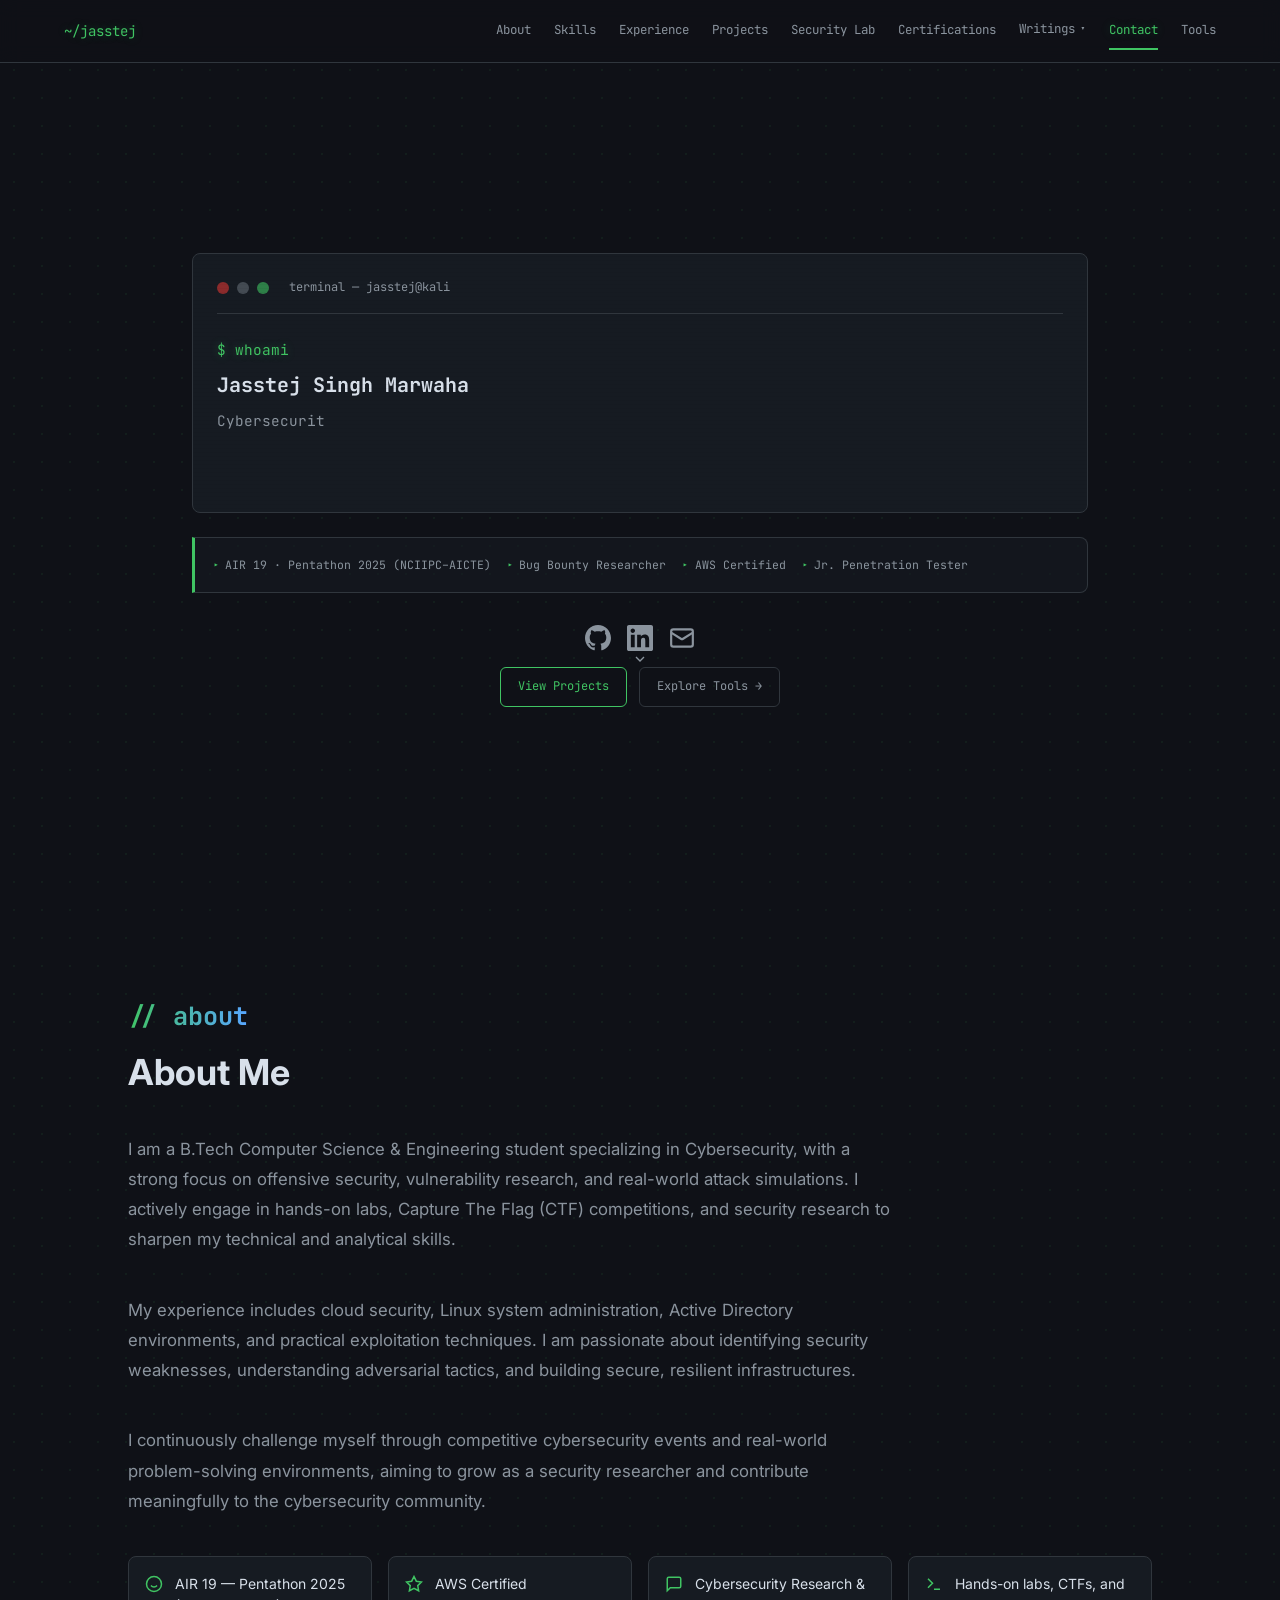
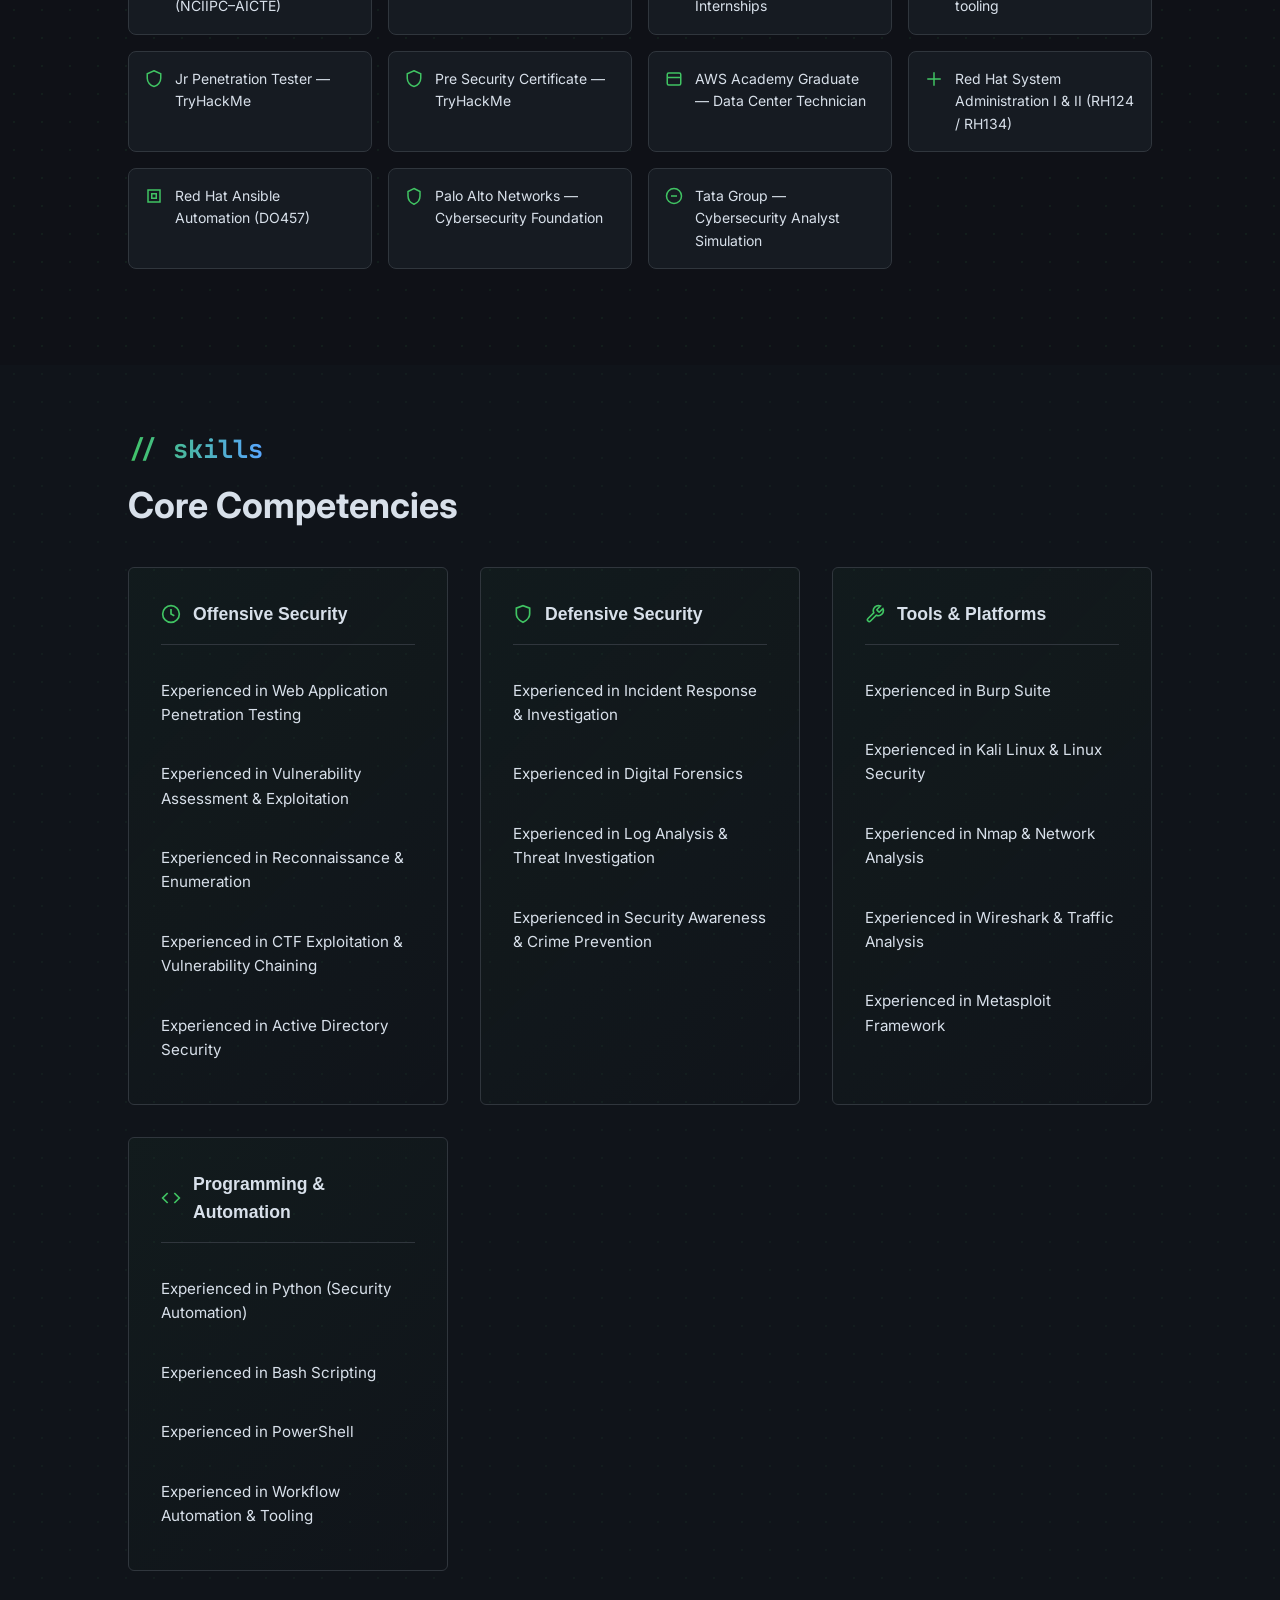
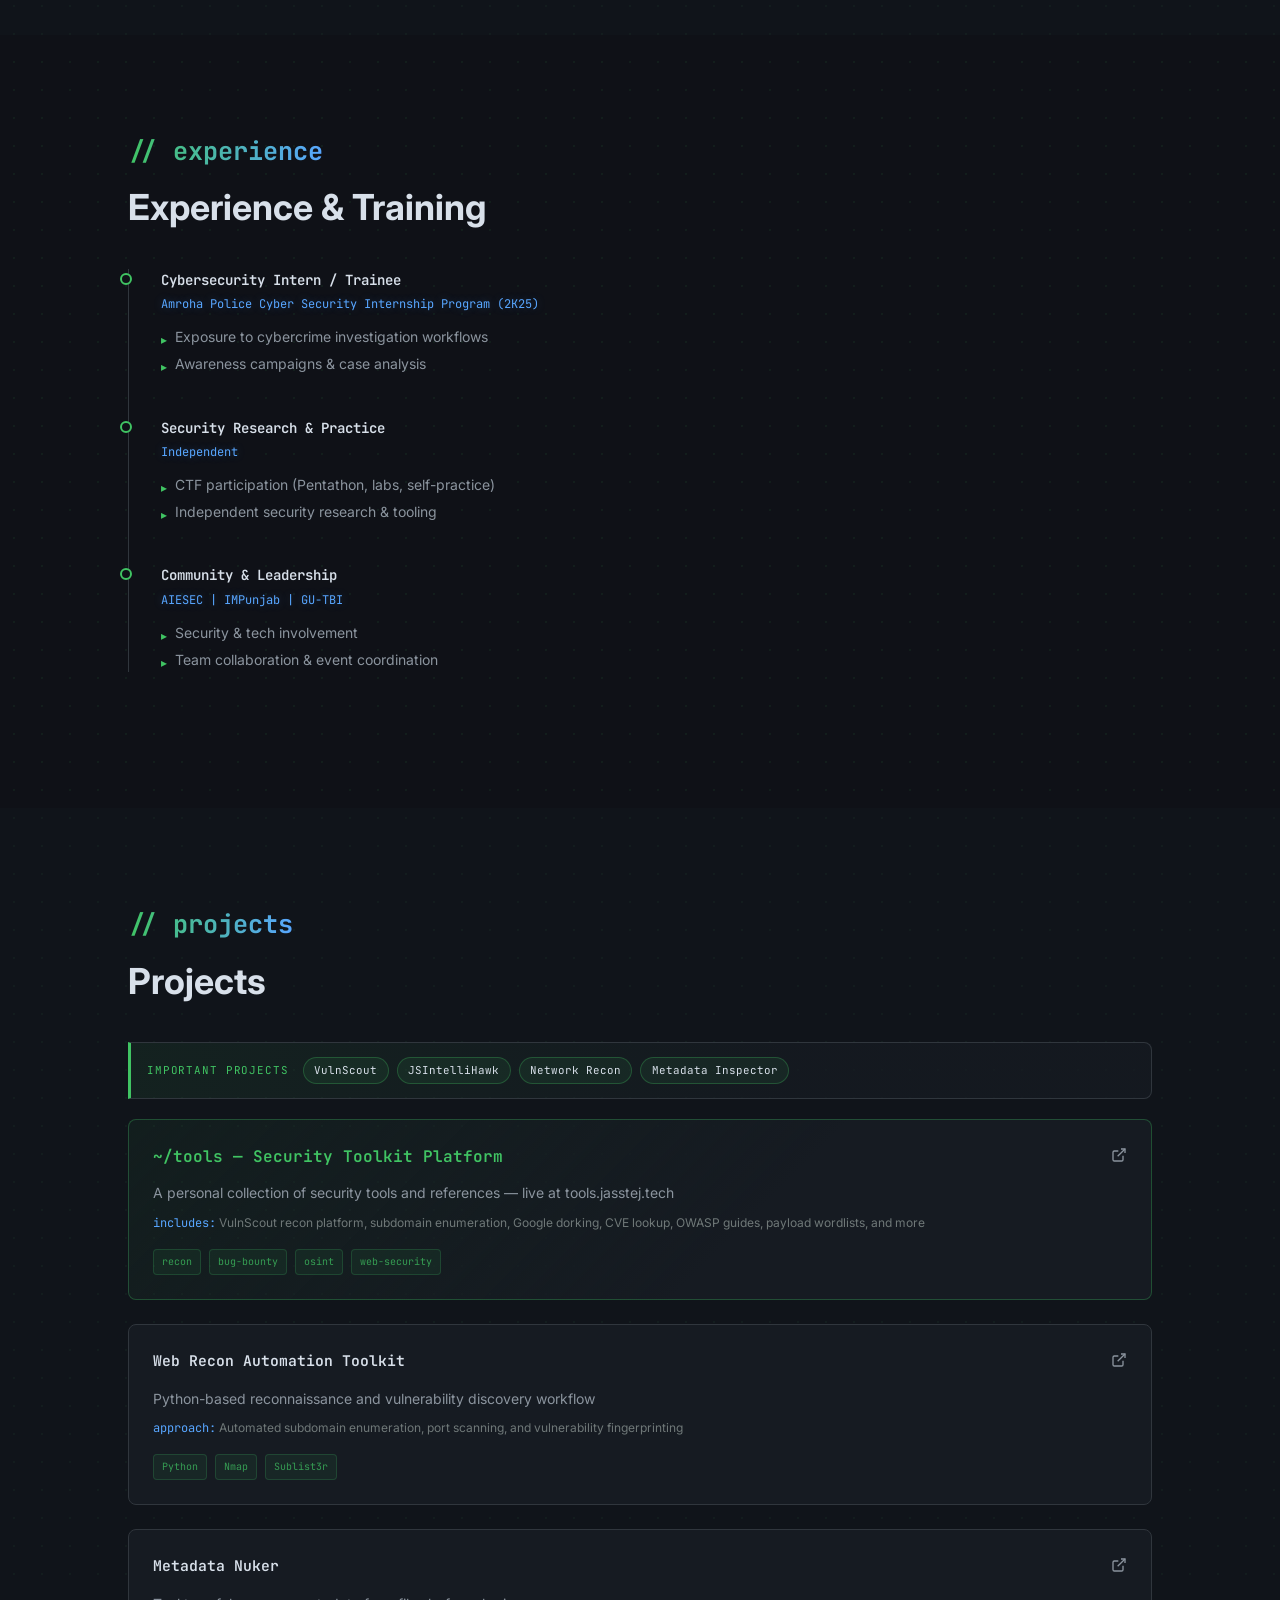
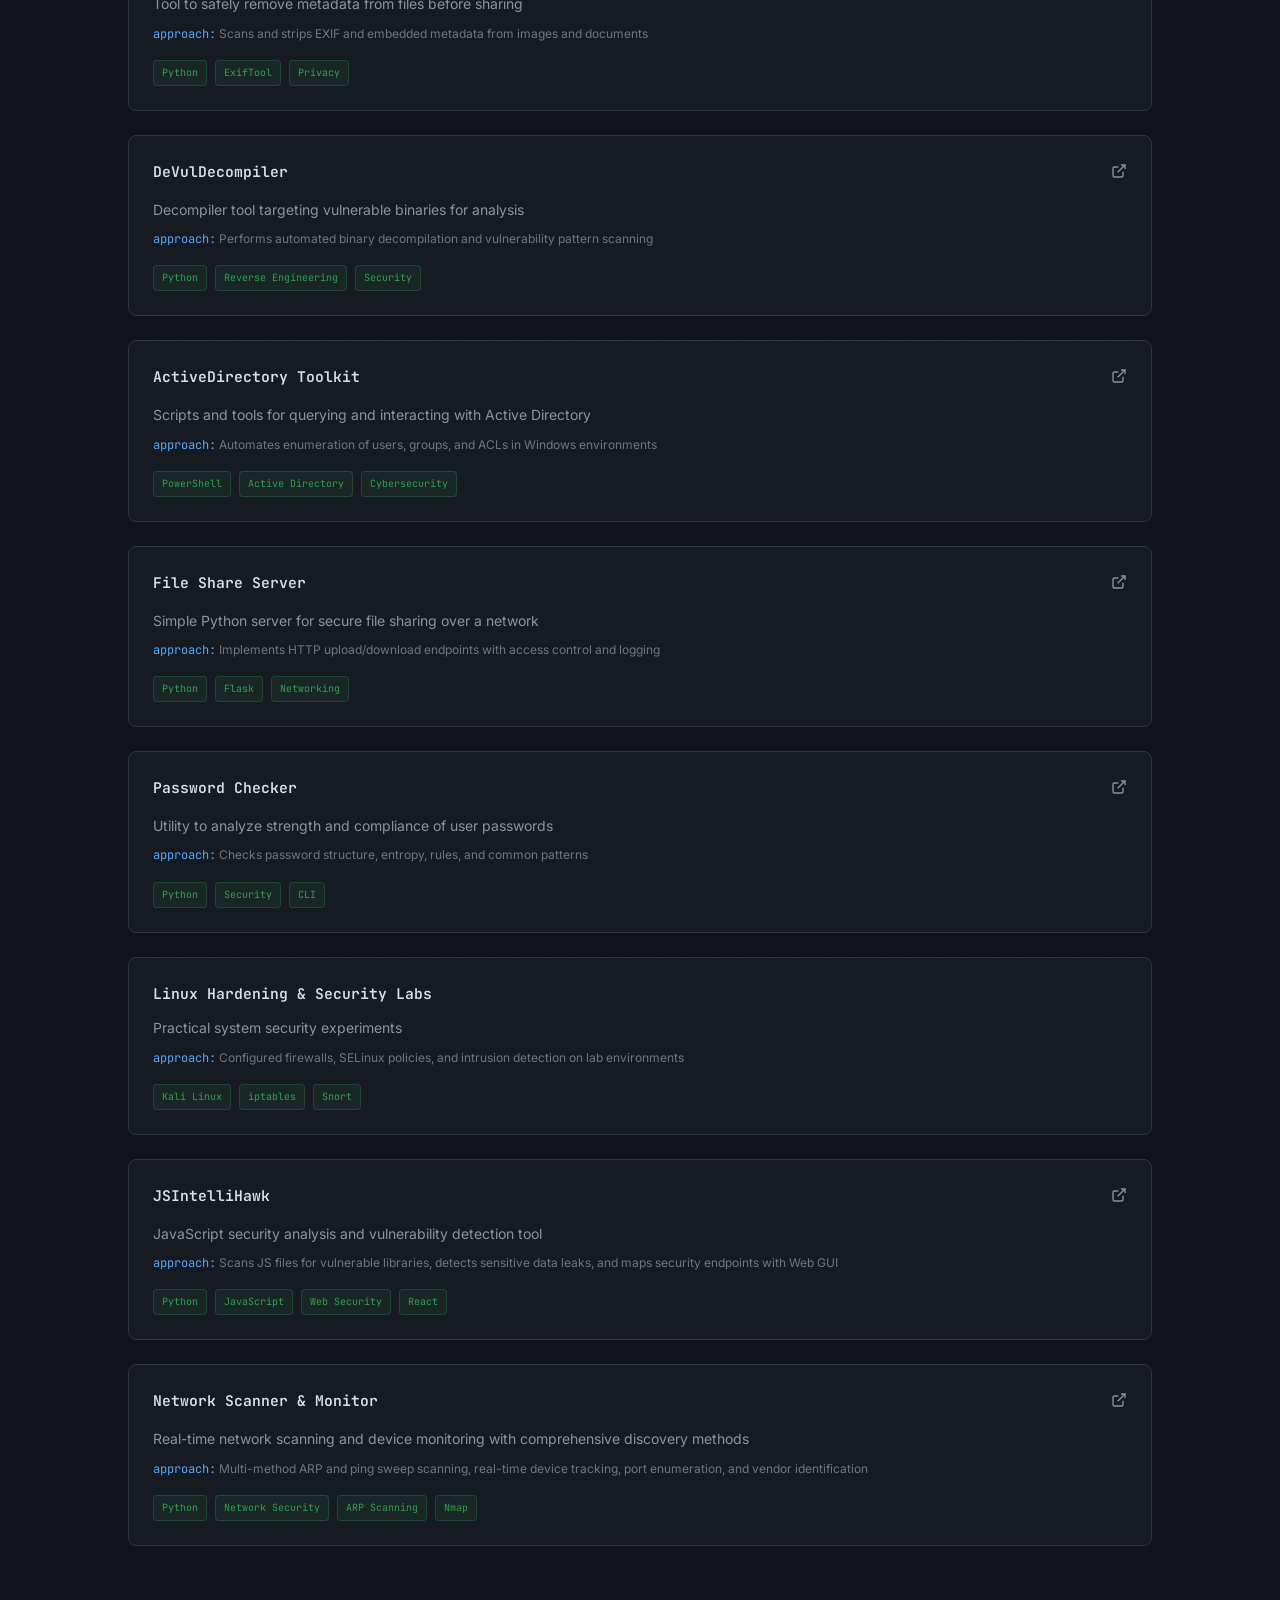
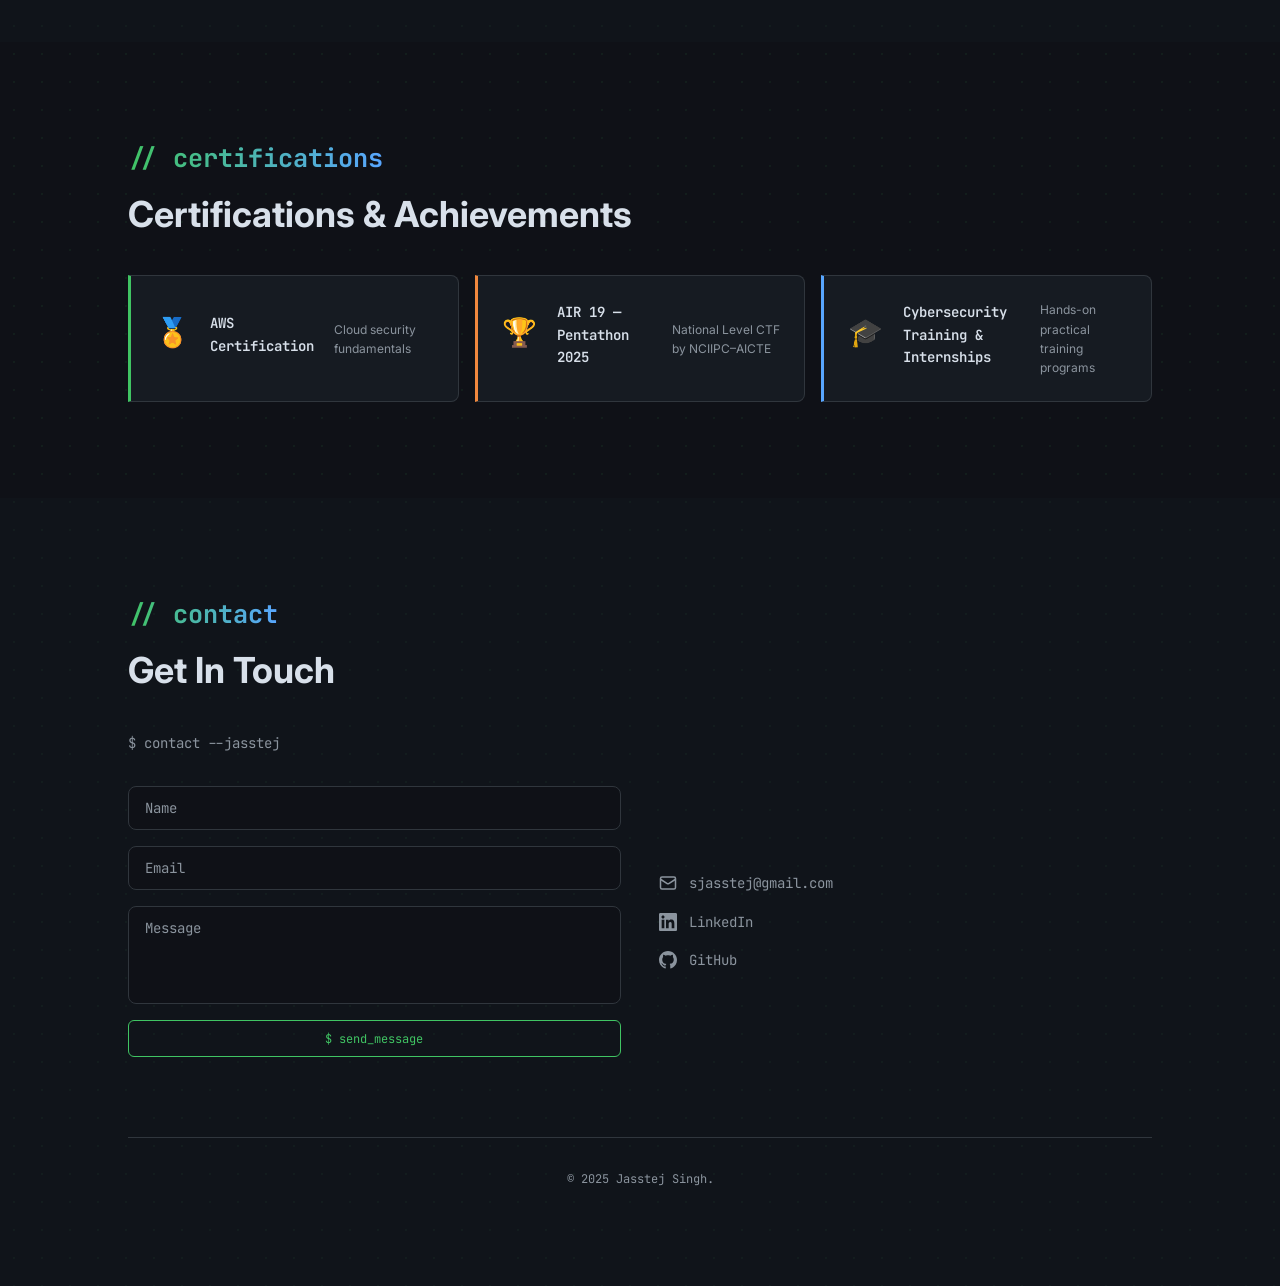
<file: index.html>
<!DOCTYPE html>
<html lang="en">

<head>
    <meta charset="UTF-8">
    <meta name="viewport" content="width=device-width, initial-scale=1.0">
    <title>Jasstej Singh - Cybersecurity Researcher</title>
    <link rel="stylesheet" href="styles.css">
</head>

<body>
    <!-- Navigation -->
    <nav class="navbar">
        <div class="navbar-container">
            <span class="navbar-logo">~/jasstej</span>

            <!-- Desktop Menu -->
            <div class="nav-links-desktop">
                <a href="#about" class="nav-link">About</a>
                <a href="#skills" class="nav-link">Skills</a>
                <a href="#experience" class="nav-link">Experience</a>
                <a href="#projects" class="nav-link">Projects</a>
                <a href="./security-lab.html" class="nav-link">Security Lab</a>
                <a href="#certifications" class="nav-link">Certifications</a>
                <div class="nav-dropdown" id="writingsDropdown">
                    <button class="nav-link nav-dropdown-btn" id="writingsDropdownBtn">
                        Writings <span class="dropdown-chevron">▾</span>
                    </button>
                    <div class="nav-dropdown-menu">
                        <a href="https://blog.jasstej.tech" class="nav-dropdown-item">Blog</a>
                        <a href="https://blog.jasstej.tech" class="nav-dropdown-item">Writeups</a>
                        <a href="https://blog.jasstej.tech" class="nav-dropdown-item">Walkthroughs</a>
                    </div>
                </div>
                <a href="#contact" class="nav-link">Contact</a>
                <a href="https://tools.jasstej.tech" class="nav-link">Tools</a>
            </div>

            <!-- Mobile Menu Toggle -->
            <button class="mobile-menu-toggle" id="mobileMenuBtn">
                <span></span>
                <span></span>
                <span></span>
            </button>
        </div>

        <!-- Mobile Menu -->
        <div class="nav-links-mobile" id="mobileMenu">
            <a href="#about" class="nav-link">About</a>
            <a href="#skills" class="nav-link">Skills</a>
            <a href="#experience" class="nav-link">Experience</a>
            <a href="#projects" class="nav-link">Projects</a>
            <a href="./security-lab.html" class="nav-link">Security Lab</a>
            <a href="#certifications" class="nav-link">Certifications</a>
            <div class="nav-mobile-group">
                <div class="nav-mobile-group-label">Writings</div>
                <a href="https://blog.jasstej.tech" class="nav-link nav-link-sub">Blog</a>
                <a href="https://blog.jasstej.tech" class="nav-link nav-link-sub">Writeups</a>
                <a href="https://blog.jasstej.tech" class="nav-link nav-link-sub">Walkthroughs</a>
            </div>
            <a href="#contact" class="nav-link">Contact</a>
            <a href="https://tools.jasstej.tech" class="nav-link">Tools</a>
        </div>
    </nav>

    <!-- Hero Section -->
    <section class="hero">
        <div class="hero-content">
            <div class="terminal-box">
                <!-- Terminal Header -->
                <div class="terminal-header">
                    <div class="terminal-button red"></div>
                    <div class="terminal-button yellow"></div>
                    <div class="terminal-button green"></div>
                    <span class="terminal-title">terminal — jasstej@kali</span>
                </div>

                <!-- Terminal Content -->
                <div class="terminal-body">
                    <div class="terminal-line command">
                        <span class="prefix">$ </span><span class="text">whoami</span>
                    </div>
                    <div class="terminal-line output name">Jasstej Singh Marwaha</div>
                    <div class="terminal-line output title">Cybersecurity Researcher | B.Tech CSE Student</div>
                    <div class="terminal-line output location">Punjab, India</div>
                    <div class="terminal-line command prompt">
                        $ <span class="cursor">▋</span>
                    </div>
                </div>
            </div>

            <!-- Quick Stats -->
            <div class="hero-stats">
                <span class="hero-stat"><span class="stat-bullet">▸</span> AIR 19 · Pentathon 2025 (NCIIPC–AICTE)</span>
                <span class="hero-stat"><span class="stat-bullet">▸</span> Bug Bounty Researcher</span>
                <span class="hero-stat"><span class="stat-bullet">▸</span> AWS Certified</span>
                <span class="hero-stat"><span class="stat-bullet">▸</span> Jr. Penetration Tester</span>
            </div>

            <!-- Social Links & CTAs -->
            <div class="hero-actions">
                <div class="social-links">
                    <a href="https://github.com/jasstej" target="_blank" rel="noopener noreferrer" class="social-icon"
                        title="GitHub">
                        <svg width="40" height="40" viewBox="0 0 24 24" fill="currentColor">
                            <path
                                d="M12 0c-6.626 0-12 5.373-12 12 0 5.302 3.438 9.8 8.207 11.387.599.111.793-.261.793-.577v-2.234c-3.338.726-4.033-1.416-4.033-1.416-.546-1.387-1.333-1.756-1.333-1.756-1.089-.745.083-.729.083-.729 1.205.084 1.839 1.237 1.839 1.237 1.07 1.834 2.807 1.304 3.492.997.107-.775.418-1.305.762-1.604-2.665-.305-5.467-1.334-5.467-5.931 0-1.311.469-2.381 1.236-3.221-.124-.303-.535-1.524.117-3.176 0 0 1.008-.322 3.301 1.23.957-.266 1.983-.399 3.003-.404 1.02.005 2.047.138 3.006.404 2.291-1.552 3.297-1.23 3.297-1.23.653 1.653.242 2.874.118 3.176.77.84 1.235 1.911 1.235 3.221 0 4.609-2.807 5.624-5.479 5.921.43.372.823 1.102.823 2.222v 3.293c0 .319.192.694.801.576 4.765-1.589 8.199-6.086 8.199-11.386 0-6.627-5.373-12-12-12z" />
                        </svg>
                    </a>
                    <a href="https://linkedin.com/in/jasstej-singh" target="_blank" rel="noopener noreferrer"
                        class="social-icon" title="LinkedIn">
                        <svg width="40" height="40" viewBox="0 0 24 24" fill="currentColor">
                            <path
                                d="M20.447 20.452h-3.554v-5.569c0-1.328-.027-3.037-1.852-3.037-1.853 0-2.136 1.445-2.136 2.939v5.667H9.351V9h3.414v1.561h.046c.477-.9 1.637-1.85 3.37-1.85 3.601 0 4.267 2.37 4.267 5.455v6.286zM5.337 7.433c-1.144 0-2.063-.926-2.063-2.065 0-1.138.92-2.063 2.063-2.063 1.14 0 2.064.925 2.064 2.063 0 1.139-.925 2.065-2.064 2.065zm1.782 13.019H3.555V9h3.564v11.452zM22.225 0H1.771C.792 0 0 .774 0 1.729v20.542C0 23.227.792 24 1.771 24h20.451C23.2 24 24 23.227 24 22.271V1.729C24 .774 23.2 0 22.225 0z" />
                        </svg>
                    </a>
                    <a href="mailto:jasstej@gmail.com" class="social-icon" title="Email">
                        <svg width="40" height="40" viewBox="0 0 24 24" fill="none" stroke="currentColor"
                            stroke-width="2">
                            <rect x="2" y="4" width="20" height="16" rx="2"></rect>
                            <path d="m22 7-8.97 5.7a1.94 1.94 0 0 1-2.06 0L2 7"></path>
                        </svg>
                    </a>
                </div>

                <div class="cta-buttons">
                    <a href="#projects" class="btn btn-primary">View Projects</a>
                    <a href="https://tools.jasstej.tech" class="btn btn-secondary">Explore Tools →</a>
                </div>
            </div>

            <!-- Scroll Indicator -->
            <div class="scroll-indicator">
                <svg width="16" height="16" viewBox="0 0 24 24" fill="none" stroke="currentColor" stroke-width="2">
                    <polyline points="6 9 12 15 18 9"></polyline>
                </svg>
            </div>
        </div>
    </section>

    <!-- About Section -->
    <section id="about" class="about-section">
        <div class="section-container">
            <div class="section-header">
                <h2 class="section-label">// about</h2>
                <h3 class="section-title">About Me</h3>
            </div>

            <p class="section-bio">
                I am a B.Tech Computer Science & Engineering student specializing in Cybersecurity, with a strong focus on offensive security, vulnerability research, and real-world attack simulations. I actively engage in hands-on labs, Capture The Flag (CTF) competitions, and security research to sharpen my technical and analytical skills.
            </p>

            <p class="section-bio">
                My experience includes cloud security, Linux system administration, Active Directory environments, and practical exploitation techniques. I am passionate about identifying security weaknesses, understanding adversarial tactics, and building secure, resilient infrastructures.
            </p>

            <p class="section-bio">
                I continuously challenge myself through competitive cybersecurity events and real-world problem-solving environments, aiming to grow as a security researcher and contribute meaningfully to the cybersecurity community.
            </p>

            <div class="highlights-grid">
                <div class="highlight-card">
                    <svg class="highlight-icon" viewBox="0 0 24 24" fill="none" stroke="currentColor" stroke-width="2">
                        <circle cx="12" cy="12" r="10"></circle>
                        <path d="M8 14s1.5 2 4 2 4-2 4-2"></path>
                        <line x1="9" y1="9" x2="9.01" y2="9"></line>
                        <line x1="15" y1="9" x2="15.01" y2="9"></line>
                    </svg>
                    <span>AIR 19 — Pentathon 2025 (NCIIPC–AICTE)</span>
                </div>
                <div class="highlight-card">
                    <svg class="highlight-icon" viewBox="0 0 24 24" fill="none" stroke="currentColor" stroke-width="2">
                        <path
                            d="M12 2l3.09 6.26L22 9.27l-5 4.87 1.18 6.88L12 17.77l-6.18 3.25L7 14.14 2 9.27l6.91-1.01L12 2z">
                        </path>
                    </svg>
                    <span>AWS Certified</span>
                </div>
                <div class="highlight-card">
                    <svg class="highlight-icon" viewBox="0 0 24 24" fill="none" stroke="currentColor" stroke-width="2">
                        <path d="M21 15a2 2 0 0 1-2 2H7l-4 4V5a2 2 0 0 1 2-2h14a2 2 0 0 1 2 2z"></path>
                    </svg>
                    <span>Cybersecurity Research & Internships</span>
                </div>
                <div class="highlight-card">
                    <svg class="highlight-icon" viewBox="0 0 24 24" fill="none" stroke="currentColor" stroke-width="2">
                        <polyline points="4 17 10 11 4 5"></polyline>
                        <line x1="12" y1="19" x2="20" y2="19"></line>
                    </svg>
                    <span>Hands-on labs, CTFs, and tooling</span>
                </div>
                <div class="highlight-card">
                    <svg class="highlight-icon" viewBox="0 0 24 24" fill="none" stroke="currentColor" stroke-width="2">
                        <path d="M12 1l9 4v6c0 5-3.8 9.7-9 11-5.2-1.3-9-6-9-11V5l9-4z"></path>
                    </svg>
                    <span>Jr Penetration Tester — TryHackMe</span>
                </div>
                <div class="highlight-card">
                    <svg class="highlight-icon" viewBox="0 0 24 24" fill="none" stroke="currentColor" stroke-width="2">
                        <path d="M12 1l9 4v6c0 5-3.8 9.7-9 11-5.2-1.3-9-6-9-11V5l9-4z"></path>
                    </svg>
                    <span>Pre Security Certificate — TryHackMe</span>
                </div>
                <div class="highlight-card">
                    <svg class="highlight-icon" viewBox="0 0 24 24" fill="none" stroke="currentColor" stroke-width="2">
                        <rect x="3" y="4" width="18" height="16" rx="2"></rect>
                        <line x1="3" y1="10" x2="21" y2="10"></line>
                    </svg>
                    <span>AWS Academy Graduate — Data Center Technician</span>
                </div>
                <div class="highlight-card">
                    <svg class="highlight-icon" viewBox="0 0 24 24" fill="none" stroke="currentColor" stroke-width="2">
                        <path d="M3 12h18"></path>
                        <path d="M12 3v18"></path>
                    </svg>
                    <span>Red Hat System Administration I & II (RH124 / RH134)</span>
                </div>
                <div class="highlight-card">
                    <svg class="highlight-icon" viewBox="0 0 24 24" fill="none" stroke="currentColor" stroke-width="2">
                        <path d="M4 4h16v16H4z"></path>
                        <path d="M9 9h6v6H9z"></path>
                    </svg>
                    <span>Red Hat Ansible Automation (DO457)</span>
                </div>
                <div class="highlight-card">
                    <svg class="highlight-icon" viewBox="0 0 24 24" fill="none" stroke="currentColor" stroke-width="2">
                        <path d="M12 2l8 4v6c0 5-3 9-8 11-5-2-8-6-8-11V6l8-4z"></path>
                    </svg>
                    <span>Palo Alto Networks — Cybersecurity Foundation</span>
                </div>
                <div class="highlight-card">
                    <svg class="highlight-icon" viewBox="0 0 24 24" fill="none" stroke="currentColor" stroke-width="2">
                        <circle cx="12" cy="12" r="10"></circle>
                        <path d="M8 12h8"></path>
                    </svg>
                    <span>Tata Group — Cybersecurity Analyst Simulation</span>
                </div>
            </div>
        </div>
    </section>


    <!-- Skills Section -->
    <section id="skills" class="skills-section">
        <div class="section-container">
            <div class="section-header">
                <h2 class="section-label">// skills</h2>
                <h3 class="section-title">Core Competencies</h3>
            </div>

            <div class="skills-container">
                <!-- Offensive Security -->
                <div class="skill-category">
                    <div class="skill-category-header">
                        <svg width="20" height="20" viewBox="0 0 24 24" fill="none" stroke="currentColor" stroke-width="2">
                            <circle cx="12" cy="12" r="10"></circle>
                            <path d="M12 6v6l4 2"></path>
                        </svg>
                        <h4>Offensive Security</h4>
                    </div>
                    <div class="skill-items">
                        <div class="skill-item">
                            <span class="skill-name">Experienced in Web Application Penetration Testing</span>
                        </div>
                        <div class="skill-item">
                            <span class="skill-name">Experienced in Vulnerability Assessment & Exploitation</span>
                        </div>
                        <div class="skill-item">
                            <span class="skill-name">Experienced in Reconnaissance & Enumeration</span>
                        </div>
                        <div class="skill-item">
                            <span class="skill-name">Experienced in CTF Exploitation & Vulnerability Chaining</span>
                        </div>
                        <div class="skill-item">
                            <span class="skill-name">Experienced in Active Directory Security</span>
                        </div>
                    </div>
                </div>

                <!-- Defensive Security -->
                <div class="skill-category">
                    <div class="skill-category-header">
                        <svg width="20" height="20" viewBox="0 0 24 24" fill="none" stroke="currentColor" stroke-width="2">
                            <path d="M12 22s8-4 8-10V5l-8-3-8 3v7c0 6 8 10 8 10z"></path>
                        </svg>
                        <h4>Defensive Security</h4>
                    </div>
                    <div class="skill-items">
                        <div class="skill-item">
                            <span class="skill-name">Experienced in Incident Response & Investigation</span>
                        </div>
                        <div class="skill-item">
                            <span class="skill-name">Experienced in Digital Forensics</span>
                        </div>
                        <div class="skill-item">
                            <span class="skill-name">Experienced in Log Analysis & Threat Investigation</span>
                        </div>
                        <div class="skill-item">
                            <span class="skill-name">Experienced in Security Awareness & Crime Prevention</span>
                        </div>
                    </div>
                </div>

                <!-- Tools & Platforms -->
                <div class="skill-category">
                    <div class="skill-category-header">
                        <svg width="20" height="20" viewBox="0 0 24 24" fill="none" stroke="currentColor" stroke-width="2">
                            <path d="M14.7 6.3a1 1 0 0 0 0 1.4l1.6 1.6a1 1 0 0 0 1.4 0l3.77-3.77a6 6 0 0 1-7.94 7.94l-6.91 6.91a2.12 2.12 0 1 1-3-3l6.91-6.91a6 6 0 0 1 7.94-7.94l-3.76 3.76z"></path>
                        </svg>
                        <h4>Tools & Platforms</h4>
                    </div>
                    <div class="skill-items">
                        <div class="skill-item">
                            <span class="skill-name">Experienced in Burp Suite</span>
                        </div>
                        <div class="skill-item">
                            <span class="skill-name">Experienced in Kali Linux & Linux Security</span>
                        </div>
                        <div class="skill-item">
                            <span class="skill-name">Experienced in Nmap & Network Analysis</span>
                        </div>
                        <div class="skill-item">
                            <span class="skill-name">Experienced in Wireshark & Traffic Analysis</span>
                        </div>
                        <div class="skill-item">
                            <span class="skill-name">Experienced in Metasploit Framework</span>
                        </div>
                    </div>
                </div>

                <!-- Programming & Automation -->
                <div class="skill-category">
                    <div class="skill-category-header">
                        <svg width="20" height="20" viewBox="0 0 24 24" fill="none" stroke="currentColor" stroke-width="2">
                            <polyline points="16 18 22 12 16 6"></polyline>
                            <polyline points="8 6 2 12 8 18"></polyline>
                        </svg>
                        <h4>Programming & Automation</h4>
                    </div>
                    <div class="skill-items">
                        <div class="skill-item">
                            <span class="skill-name">Experienced in Python (Security Automation)</span>
                        </div>
                        <div class="skill-item">
                            <span class="skill-name">Experienced in Bash Scripting</span>
                        </div>
                        <div class="skill-item">
                            <span class="skill-name">Experienced in PowerShell</span>
                        </div>
                        <div class="skill-item">
                            <span class="skill-name">Experienced in Workflow Automation & Tooling</span>
                        </div>
                    </div>
                </div>
            </div>
        </div>
    </section>

    <!-- Experience Section -->
    <section id="experience" class="experience-section">
        <div class="section-container">
            <div class="section-header">
                <h2 class="section-label">// experience</h2>
                <h3 class="section-title">Experience & Training</h3>
            </div>

            <div class="experience-timeline">
                <div class="timeline-item">
                    <div class="timeline-dot"></div>
                    <div class="timeline-content">
                        <h4 class="experience-role">Cybersecurity Intern / Trainee</h4>
                        <p class="experience-org">Amroha Police Cyber Security Internship Program (2K25)</p>
                        <ul class="experience-details">
                            <li>Exposure to cybercrime investigation workflows</li>
                            <li>Awareness campaigns & case analysis</li>
                        </ul>
                    </div>
                </div>

                <div class="timeline-item">
                    <div class="timeline-dot"></div>
                    <div class="timeline-content">
                        <h4 class="experience-role">Security Research & Practice</h4>
                        <p class="experience-org">Independent</p>
                        <ul class="experience-details">
                            <li>CTF participation (Pentathon, labs, self-practice)</li>
                            <li>Independent security research & tooling</li>
                        </ul>
                    </div>
                </div>

                <div class="timeline-item">
                    <div class="timeline-dot"></div>
                    <div class="timeline-content">
                        <h4 class="experience-role">Community & Leadership</h4>
                        <p class="experience-org">AIESEC | IMPunjab | GU-TBI</p>
                        <ul class="experience-details">
                            <li>Security & tech involvement</li>
                            <li>Team collaboration & event coordination</li>
                        </ul>
                    </div>
                </div>
            </div>
        </div>
    </section>

    <!-- Projects Section -->
    <section id="projects" class="projects-section">
        <div class="section-container">
            <div class="section-header">
                <h2 class="section-label">// projects</h2>
                <h3 class="section-title">Projects</h3>
            </div>

            <div class="project-bar" aria-label="Important projects">
                <span class="project-bar-label">Important Projects</span>
                <div class="project-bar-links">
                    <a href="https://tools.jasstej.tech/vulnscout/index.html" target="_blank" rel="noopener noreferrer" class="project-bar-link">VulnScout</a>
                    <a href="https://tools.jasstej.tech/jsintelliHawk/index.html" target="_blank" rel="noopener noreferrer" class="project-bar-link">JSIntelliHawk</a>
                    <a href="https://tools.jasstej.tech/network-recon/index.html" target="_blank" rel="noopener noreferrer" class="project-bar-link">Network Recon</a>
                    <a href="https://tools.jasstej.tech/metadata-inspector/index.html" target="_blank" rel="noopener noreferrer" class="project-bar-link">Metadata Inspector</a>
                </div>
            </div>


            <div class="projects-grid">
                <div class="project-card project-card-featured">
                    <div class="project-header">
                        <h4 class="project-title">~/tools — Security Toolkit Platform</h4>
                        <a href="https://tools.jasstej.tech" target="_blank" rel="noopener noreferrer"
                            class="project-link" title="Open tools.jasstej.tech">
                            <svg width="16" height="16" viewBox="0 0 24 24" fill="none" stroke="currentColor"
                                stroke-width="2">
                                <path d="M18 13v6a2 2 0 0 1-2 2H5a2 2 0 0 1-2-2V8a2 2 0 0 1 2-2h6"></path>
                                <polyline points="15 3 21 3 21 9"></polyline>
                                <line x1="10" y1="14" x2="21" y2="3"></line>
                            </svg>
                        </a>
                    </div>
                    <p class="project-description">A personal collection of security tools and references — live at tools.jasstej.tech</p>
                    <p class="project-approach"><span class="approach-label">includes:</span> VulnScout recon platform, subdomain enumeration, Google dorking, CVE lookup, OWASP guides, payload wordlists, and more</p>
                    <div class="project-tags">
                        <span class="tag">recon</span>
                        <span class="tag">bug-bounty</span>
                        <span class="tag">osint</span>
                        <span class="tag">web-security</span>
                    </div>
                </div>

                <div class="project-card">
                    <div class="project-header">
                        <h4 class="project-title">Web Recon Automation Toolkit</h4>
                        <a href="https://github.com/jasstej/DorkVault" target="_blank" rel="noopener noreferrer"
                            class="project-link">
                            <svg width="16" height="16" viewBox="0 0 24 24" fill="none" stroke="currentColor"
                                stroke-width="2">
                                <path d="M18 13v6a2 2 0 0 1-2 2H5a2 2 0 0 1-2-2V8a2 2 0 0 1 2-2h6"></path>
                                <polyline points="15 3 21 3 21 9"></polyline>
                                <line x1="10" y1="14" x2="21" y2="3"></line>
                            </svg>
                        </a>
                    </div>
                    <p class="project-description">Python-based reconnaissance and vulnerability discovery workflow</p>
                    <p class="project-approach"><span class="approach-label">approach:</span> Automated subdomain
                        enumeration, port scanning, and vulnerability fingerprinting</p>
                    <div class="project-tags">
                        <span class="tag">Python</span>
                        <span class="tag">Nmap</span>
                        <span class="tag">Sublist3r</span>
                    </div>
                </div>

                <div class="project-card">
                    <div class="project-header">
                        <h4 class="project-title">Metadata Nuker</h4>
                        <a href="https://github.com/jasstej/Metadata_nuker" target="_blank" rel="noopener noreferrer"
                            class="project-link">
                            <svg width="16" height="16" viewBox="0 0 24 24" fill="none" stroke="currentColor"
                                stroke-width="2">
                                <path d="M18 13v6a2 2 0 0 1-2 2H5a2 2 0 0 1-2-2V8a2 2 0 0 1 2-2h6"></path>
                                <polyline points="15 3 21 3 21 9"></polyline>
                                <line x1="10" y1="14" x2="21" y2="3"></line>
                            </svg>
                        </a>
                    </div>
                    <p class="project-description">Tool to safely remove metadata from files before sharing</p>
                    <p class="project-approach">
                        <span class="approach-label">approach:</span> Scans and strips EXIF and embedded metadata from
                        images and documents
                    </p>
                    <div class="project-tags">
                        <span class="tag">Python</span>
                        <span class="tag">ExifTool</span>
                        <span class="tag">Privacy</span>
                    </div>
                </div>

                <div class="project-card">
                    <div class="project-header">
                        <h4 class="project-title">DeVulDecompiler</h4>
                        <a href="https://github.com/jasstej/DeVulDecompiler" target="_blank" rel="noopener noreferrer"
                            class="project-link">
                            <svg width="16" height="16" viewBox="0 0 24 24" fill="none" stroke="currentColor"
                                stroke-width="2">
                                <path d="M18 13v6a2 2 0 0 1-2 2H5a2 2 0 0 1-2-2V8a2 2 0 0 1 2-2h6"></path>
                                <polyline points="15 3 21 3 21 9"></polyline>
                                <line x1="10" y1="14" x2="21" y2="3"></line>
                            </svg>
                        </a>
                    </div>
                    <p class="project-description">Decompiler tool targeting vulnerable binaries for analysis</p>
                    <p class="project-approach">
                        <span class="approach-label">approach:</span> Performs automated binary decompilation and
                        vulnerability pattern scanning
                    </p>
                    <div class="project-tags">
                        <span class="tag">Python</span>
                        <span class="tag">Reverse Engineering</span>
                        <span class="tag">Security</span>
                    </div>
                </div>

                <div class="project-card">
                    <div class="project-header">
                        <h4 class="project-title">ActiveDirectory Toolkit</h4>
                        <a href="https://github.com/jasstej/ActiveDirectory" target="_blank" rel="noopener noreferrer"
                            class="project-link">
                            <svg width="16" height="16" viewBox="0 0 24 24" fill="none" stroke="currentColor"
                                stroke-width="2">
                                <path d="M18 13v6a2 2 0 0 1-2 2H5a2 2 0 0 1-2-2V8a2 2 0 0 1 2-2h6"></path>
                                <polyline points="15 3 21 3 21 9"></polyline>
                                <line x1="10" y1="14" x2="21" y2="3"></line>
                            </svg>
                        </a>
                    </div>
                    <p class="project-description">Scripts and tools for querying and interacting with Active Directory
                    </p>
                    <p class="project-approach">
                        <span class="approach-label">approach:</span> Automates enumeration of users, groups, and ACLs
                        in Windows environments
                    </p>
                    <div class="project-tags">
                        <span class="tag">PowerShell</span>
                        <span class="tag">Active Directory</span>
                        <span class="tag">Cybersecurity</span>
                    </div>
                </div>
                <div class="project-card">
                    <div class="project-header">
                        <h4 class="project-title">File Share Server</h4>
                        <a href="https://github.com/jasstej/file-share-server" target="_blank" rel="noopener noreferrer"
                            class="project-link">
                            <svg width="16" height="16" viewBox="0 0 24 24" fill="none" stroke="currentColor"
                                stroke-width="2">
                                <path d="M18 13v6a2 2 0 0 1-2 2H5a2 2 0 0 1-2-2V8a2 2 0 0 1 2-2h6"></path>
                                <polyline points="15 3 21 3 21 9"></polyline>
                                <line x1="10" y1="14" x2="21" y2="3"></line>
                            </svg>
                        </a>
                    </div>
                    <p class="project-description">Simple Python server for secure file sharing over a network</p>
                    <p class="project-approach">
                        <span class="approach-label">approach:</span> Implements HTTP upload/download endpoints with
                        access control and logging
                    </p>
                    <div class="project-tags">
                        <span class="tag">Python</span>
                        <span class="tag">Flask</span>
                        <span class="tag">Networking</span>
                    </div>
                </div>
                <div class="project-card">
                    <div class="project-header">
                        <h4 class="project-title">Password Checker</h4>
                        <a href="https://github.com/jasstej/Password_checker" target="_blank" rel="noopener noreferrer"
                            class="project-link">
                            <svg width="16" height="16" viewBox="0 0 24 24" fill="none" stroke="currentColor"
                                stroke-width="2">
                                <path d="M18 13v6a2 2 0 0 1-2 2H5a2 2 0 0 1-2-2V8a2 2 0 0 1 2-2h6"></path>
                                <polyline points="15 3 21 3 21 9"></polyline>
                                <line x1="10" y1="14" x2="21" y2="3"></line>
                            </svg>
                        </a>
                    </div>
                    <p class="project-description">Utility to analyze strength and compliance of user passwords</p>
                    <p class="project-approach">
                        <span class="approach-label">approach:</span> Checks password structure, entropy, rules, and
                        common patterns
                    </p>
                    <div class="project-tags">
                        <span class="tag">Python</span>
                        <span class="tag">Security</span>
                        <span class="tag">CLI</span>
                    </div>
                </div>

                <div class="project-card">
                    <div class="project-header">
                        <h4 class="project-title">Linux Hardening & Security Labs</h4>
                    </div>
                    <p class="project-description">Practical system security experiments</p>
                    <p class="project-approach"><span class="approach-label">approach:</span> Configured firewalls,
                        SELinux policies, and intrusion detection on lab environments</p>
                    <div class="project-tags">
                        <span class="tag">Kali Linux</span>
                        <span class="tag">iptables</span>
                        <span class="tag">Snort</span>
                    </div>
                </div>

                <div class="project-card">
                    <div class="project-header">
                        <h4 class="project-title">JSIntelliHawk</h4>
                        <a href="https://github.com/jasstej/JSIntelliHawk" target="_blank" rel="noopener noreferrer"
                            class="project-link">
                            <svg width="16" height="16" viewBox="0 0 24 24" fill="none" stroke="currentColor"
                                stroke-width="2">
                                <path d="M18 13v6a2 2 0 0 1-2 2H5a2 2 0 0 1-2-2V8a2 2 0 0 1 2-2h6"></path>
                                <polyline points="15 3 21 3 21 9"></polyline>
                                <line x1="10" y1="14" x2="21" y2="3"></line>
                            </svg>
                        </a>
                    </div>
                    <p class="project-description">JavaScript security analysis and vulnerability detection tool</p>
                    <p class="project-approach"><span class="approach-label">approach:</span> Scans JS files for vulnerable libraries, detects sensitive data leaks, and maps security endpoints with Web GUI</p>
                    <div class="project-tags">
                        <span class="tag">Python</span>
                        <span class="tag">JavaScript</span>
                        <span class="tag">Web Security</span>
                        <span class="tag">React</span>
                    </div>
                </div>

                <div class="project-card">
                    <div class="project-header">
                        <h4 class="project-title">Network Scanner & Monitor</h4>
                        <a href="https://github.com/jasstej/scanner" target="_blank" rel="noopener noreferrer"
                            class="project-link">
                            <svg width="16" height="16" viewBox="0 0 24 24" fill="none" stroke="currentColor"
                                stroke-width="2">
                                <path d="M18 13v6a2 2 0 0 1-2 2H5a2 2 0 0 1-2-2V8a2 2 0 0 1 2-2h6"></path>
                                <polyline points="15 3 21 3 21 9"></polyline>
                                <line x1="10" y1="14" x2="21" y2="3"></line>
                            </svg>
                        </a>
                    </div>
                    <p class="project-description">Real-time network scanning and device monitoring with comprehensive discovery methods</p>
                    <p class="project-approach"><span class="approach-label">approach:</span> Multi-method ARP and ping sweep scanning, real-time device tracking, port enumeration, and vendor identification</p>
                    <div class="project-tags">
                        <span class="tag">Python</span>
                        <span class="tag">Network Security</span>
                        <span class="tag">ARP Scanning</span>
                        <span class="tag">Nmap</span>
                    </div>
                </div>
            </div>
        </div>
    </section>

    <!-- Certifications Section -->
    <section id="certifications" class="certifications-section">
        <div class="section-container">
            <div class="section-header">
                <h2 class="section-label">// certifications</h2>
                <h3 class="section-title">Certifications & Achievements</h3>
            </div>

            <div class="certifications-grid">
                <div class="cert-card">
                    <div class="cert-icon">🏅</div>
                    <h4 class="cert-title">AWS Certification</h4>
                    <p class="cert-description">Cloud security fundamentals</p>
                </div>

                <div class="cert-card">
                    <div class="cert-icon">🏆</div>
                    <h4 class="cert-title">AIR 19 — Pentathon 2025</h4>
                    <p class="cert-description">National Level CTF by NCIIPC–AICTE</p>
                </div>

                <div class="cert-card">
                    <div class="cert-icon">🎓</div>
                    <h4 class="cert-title">Cybersecurity Training & Internships</h4>
                    <p class="cert-description">Hands-on practical training programs</p>
                </div>
            </div>
        </div>
    </section>

    <!-- Contact Section -->
    <section id="contact" class="contact-section">
        <div class="section-container">
            <div class="section-header">
                <h2 class="section-label">// contact</h2>
                <h3 class="section-title">Get In Touch</h3>
                <p class="contact-subtitle">$ contact --jasstej</p>
            </div>

            <div class="contact-content">
                <form class="contact-form" id="contactForm">
                    <input type="text" placeholder="Name" id="nameInput" required class="contact-input">
                    <input type="email" placeholder="Email" id="emailInput" required class="contact-input">
                    <textarea placeholder="Message" rows="4" id="messageInput" required
                        class="contact-input contact-textarea"></textarea>
                    <button type="submit" class="btn btn-primary">$ send_message</button>
                </form>

                <div class="contact-links">
                    <a href="mailto:sjasstej@gmail.com" class="contact-link">
                        <svg width="18" height="18" viewBox="0 0 24 24" fill="none" stroke="currentColor"
                            stroke-width="2">
                            <rect x="2" y="4" width="20" height="16" rx="2"></rect>
                            <path d="m22 7-8.97 5.7a1.94 1.94 0 0 1-2.06 0L2 7"></path>
                        </svg>
                        <span>sjasstej@gmail.com</span>
                    </a>
                    <a href="https://linkedin.com/in/jasstej-singh" target="_blank" rel="noopener noreferrer"
                        class="contact-link">
                        <svg width="18" height="18" viewBox="0 0 24 24" fill="currentColor">
                            <path
                                d="M20.447 20.452h-3.554v-5.569c0-1.328-.027-3.037-1.852-3.037-1.853 0-2.136 1.445-2.136 2.939v5.667H9.351V9h3.414v1.561h.046c.477-.9 1.637-1.85 3.37-1.85 3.601 0 4.267 2.37 4.267 5.455v6.286zM5.337 7.433c-1.144 0-2.063-.926-2.063-2.065 0-1.138.92-2.063 2.063-2.063 1.14 0 2.064.925 2.064 2.063 0 1.139-.925 2.065-2.064 2.065zm1.782 13.019H3.555V9h3.564v11.452zM22.225 0H1.771C.792 0 0 .774 0 1.729v20.542C0 23.227.792 24 1.771 24h20.451C23.2 24 24 23.227 24 22.271V1.729C24 .774 23.2 0 22.225 0z" />
                        </svg>
                        <span>LinkedIn</span>
                    </a>
                    <a href="https://github.com/jasstej" target="_blank" rel="noopener noreferrer" class="contact-link">
                        <svg width="18" height="18" viewBox="0 0 24 24" fill="currentColor">
                            <path
                                d="M12 0c-6.626 0-12 5.373-12 12 0 5.302 3.438 9.8 8.207 11.387.599.111.793-.261.793-.577v-2.234c-3.338.726-4.033-1.416-4.033-1.416-.546-1.387-1.333-1.756-1.333-1.756-1.089-.745.083-.729.083-.729 1.205.084 1.839 1.237 1.839 1.237 1.07 1.834 2.807 1.304 3.492.997.107-.775.418-1.305.762-1.604-2.665-.305-5.467-1.334-5.467-5.931 0-1.311.469-2.381 1.236-3.221-.124-.303-.535-1.524.117-3.176 0 0 1.008-.322 3.301 1.23.957-.266 1.983-.399 3.003-.404 1.02.005 2.047.138 3.006.404 2.291-1.552 3.297-1.23 3.297-1.23.653 1.653.242 2.874.118 3.176.77.84 1.235 1.911 1.235 3.221 0 4.609-2.807 5.624-5.479 5.921.43.372.823 1.102.823 2.222v3.293c0 .319.192.694.801.576 4.765-1.589 8.199-6.086 8.199-11.386 0-6.627-5.373-12-12-12z" />
                        </svg>
                        <span>GitHub</span>
                    </a>
                </div>
            </div>

            <!-- Footer -->
            <div class="footer">
                <p>&copy; 2025 Jasstej Singh.</p>
            </div>
        </div>
    </section>

    <script src="script.js"></script>
</body>

</html>
</file>
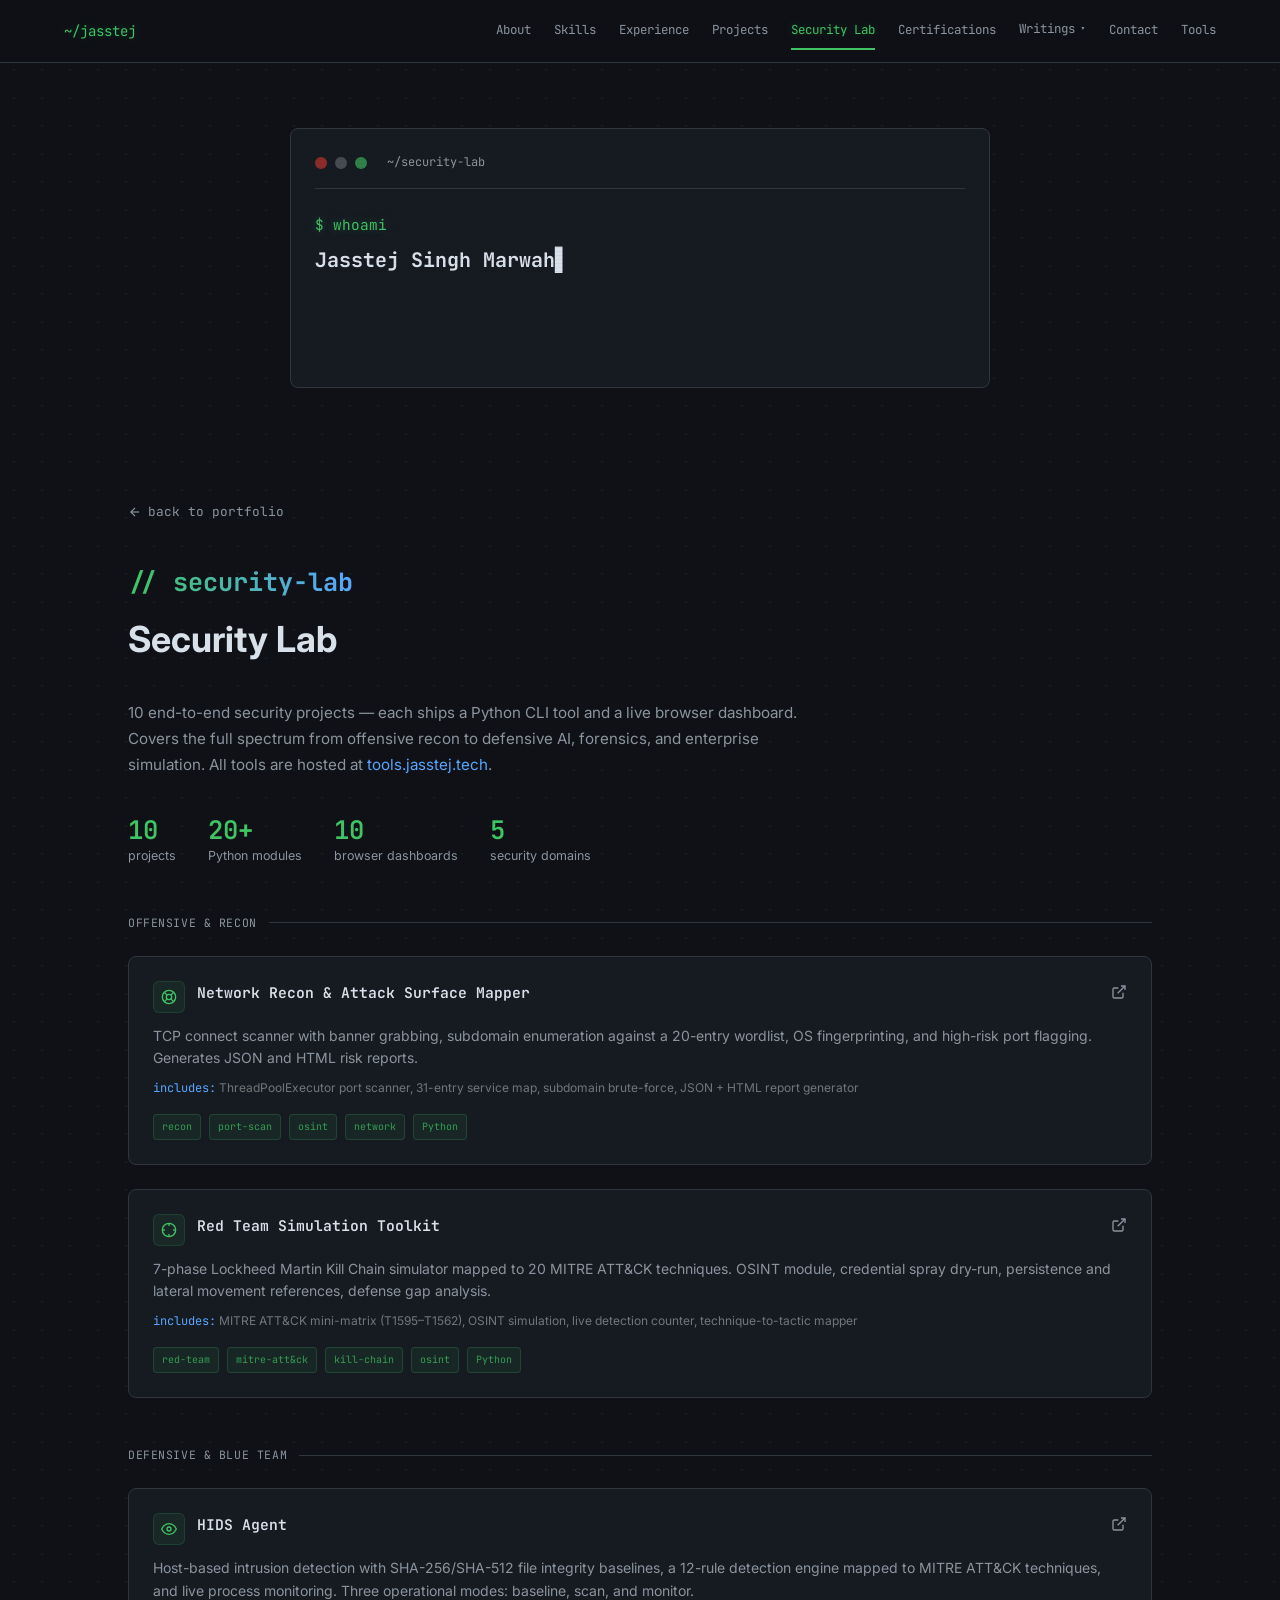
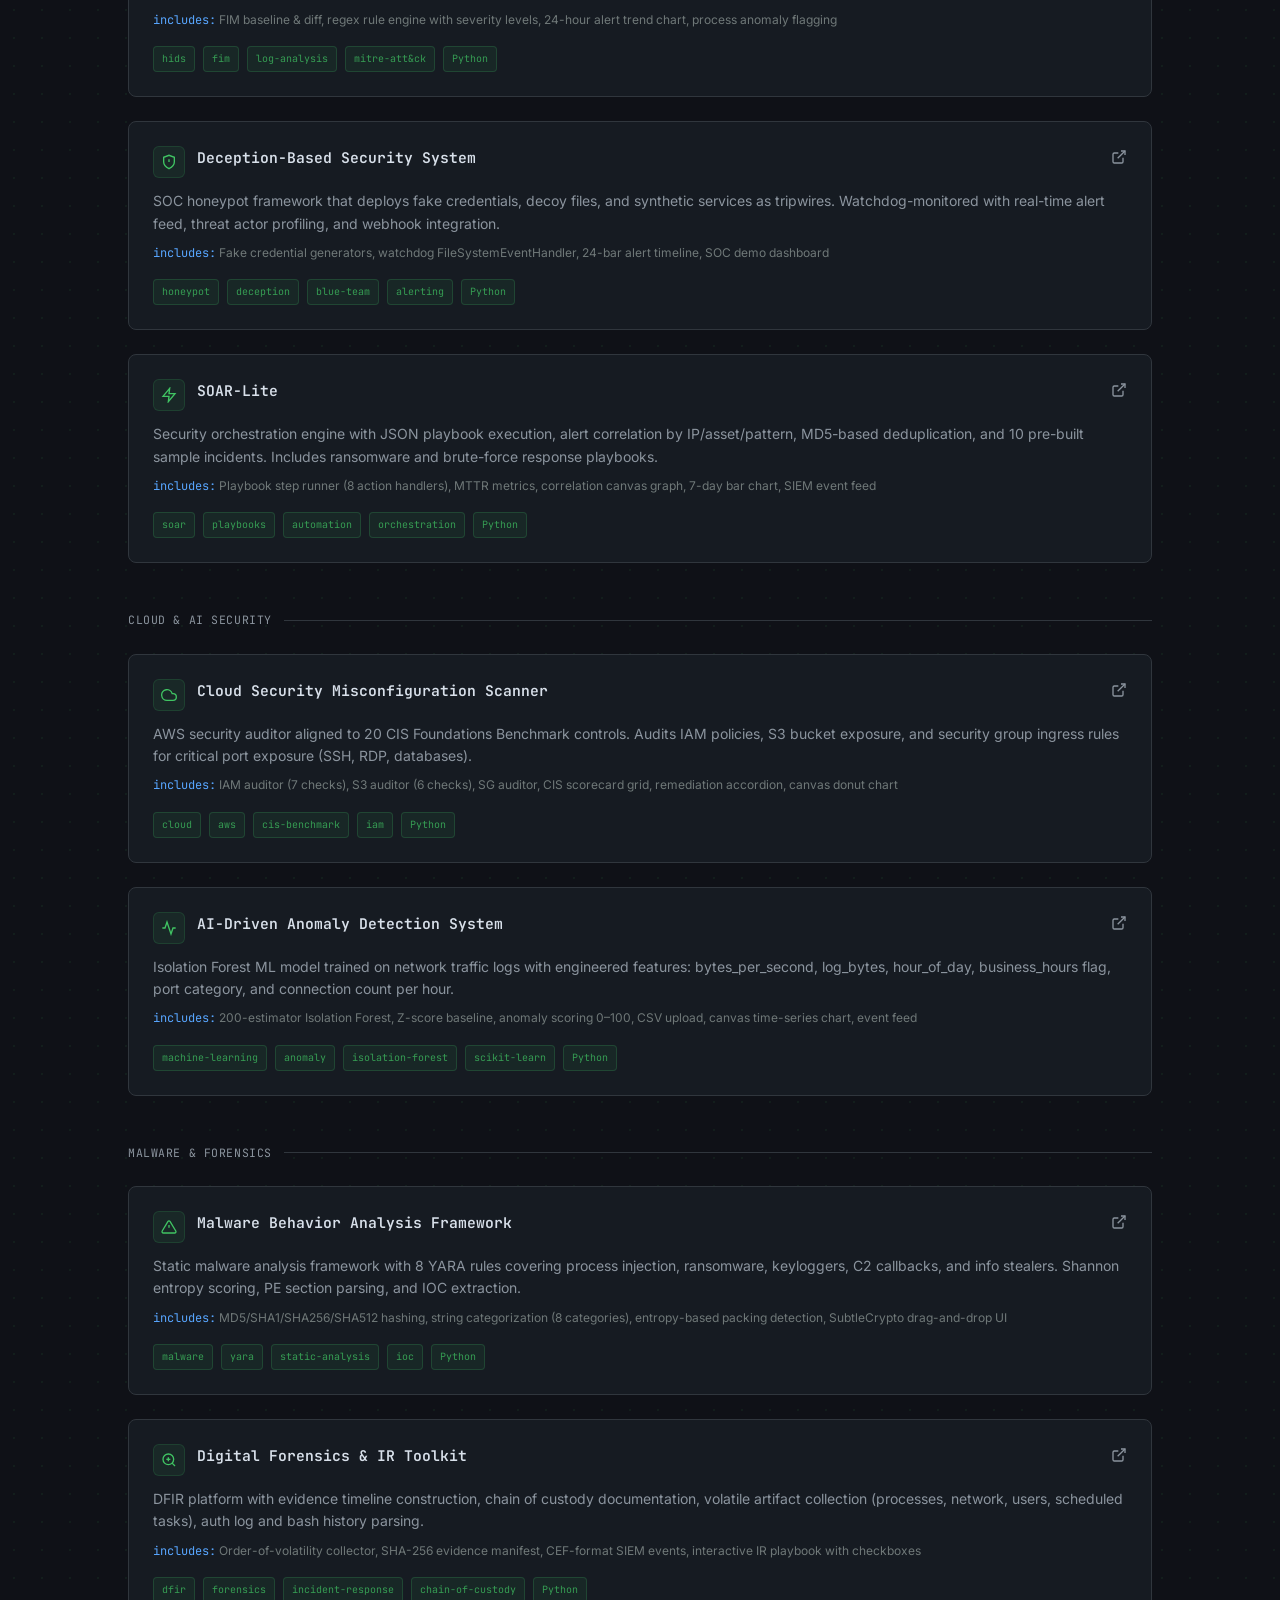
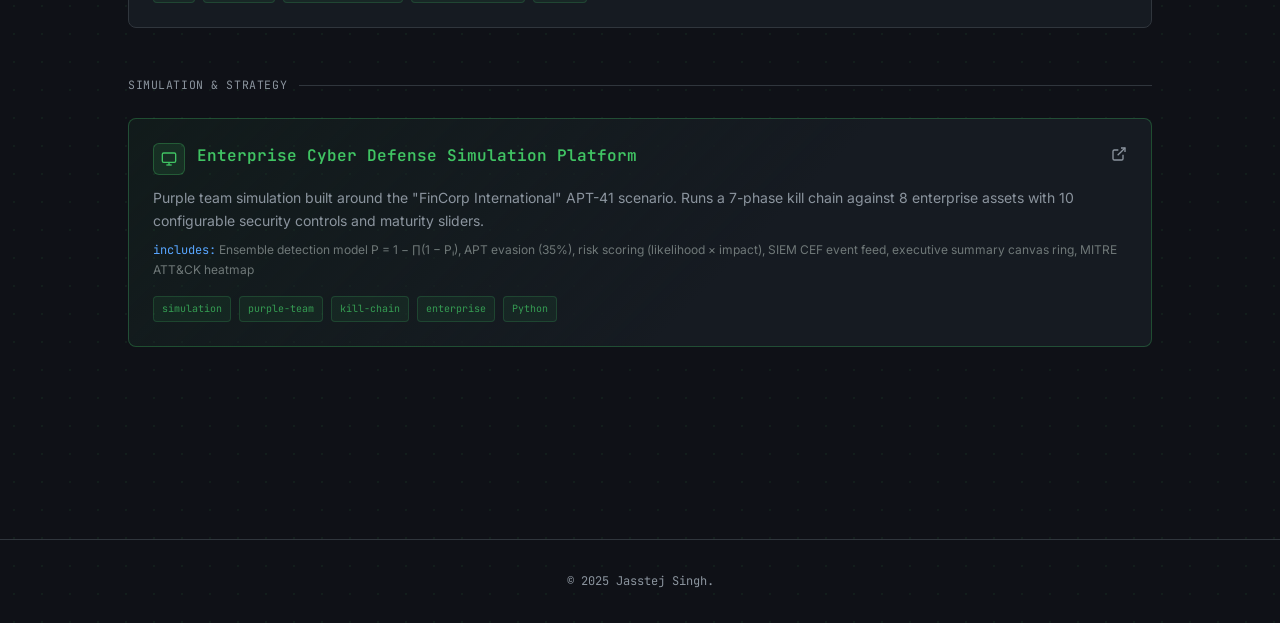
<file: security-lab.html>
<!DOCTYPE html>
<html lang="en">

<head>
    <meta charset="UTF-8">
    <meta name="viewport" content="width=device-width, initial-scale=1.0">
    <title>Security Lab — Jasstej Singh</title>
    <link rel="stylesheet" href="styles.css">
    <style>
        /* Page-specific overrides */
        .lab-hero {
            padding: 8rem 1.5rem 4rem;
            display: flex;
            justify-content: center;
        }

        .lab-hero .terminal-box {
            max-width: 700px;
            width: 100%;
        }

        .lab-section {
            padding: 3rem 1.5rem 6rem;
        }

        .lab-intro {
            max-width: 680px;
            color: var(--muted-foreground);
            font-family: 'Inter', sans-serif;
            font-size: 0.95rem;
            line-height: 1.7;
            margin: 0.5rem 0 2.5rem;
        }

        .lab-intro a {
            color: var(--secondary);
            text-decoration: none;
        }

        .lab-intro a:hover {
            text-decoration: underline;
        }

        .lab-back {
            display: inline-flex;
            align-items: center;
            gap: 0.4rem;
            color: var(--muted-foreground);
            font-family: 'JetBrains Mono', monospace;
            font-size: 0.8rem;
            text-decoration: none;
            margin-bottom: 2.5rem;
            transition: color 0.2s;
        }

        .lab-back:hover {
            color: var(--primary);
        }

        .project-category {
            display: flex;
            align-items: center;
            gap: 0.75rem;
            margin-bottom: 1.5rem;
        }

        .project-category-line {
            flex: 1;
            height: 1px;
            background: var(--border);
        }

        .project-category-label {
            font-family: 'JetBrains Mono', monospace;
            font-size: 0.72rem;
            color: var(--muted-foreground);
            white-space: nowrap;
            text-transform: uppercase;
            letter-spacing: 0.05em;
        }

        .lab-stats {
            display: flex;
            gap: 2rem;
            margin-bottom: 3rem;
            flex-wrap: wrap;
        }

        .lab-stat {
            display: flex;
            flex-direction: column;
            gap: 0.15rem;
        }

        .lab-stat-value {
            font-family: 'JetBrains Mono', monospace;
            font-size: 1.6rem;
            font-weight: 600;
            color: var(--primary);
            line-height: 1;
        }

        .lab-stat-label {
            font-family: 'Inter', sans-serif;
            font-size: 0.78rem;
            color: var(--muted-foreground);
        }

        .project-card .project-icon {
            width: 32px;
            height: 32px;
            border-radius: 6px;
            background: rgba(64, 196, 99, 0.08);
            border: 1px solid rgba(64, 196, 99, 0.15);
            display: flex;
            align-items: center;
            justify-content: center;
            color: var(--primary);
            flex-shrink: 0;
        }

        .project-card:hover .project-icon {
            background: rgba(64, 196, 99, 0.14);
            border-color: rgba(64, 196, 99, 0.3);
        }

        .project-header-inner {
            display: flex;
            align-items: flex-start;
            gap: 0.75rem;
        }

        .project-header-text {
            flex: 1;
        }

        .project-card .project-header {
            align-items: flex-start;
        }

        .project-has-demo {
            display: inline-flex;
            align-items: center;
            gap: 0.3rem;
            font-family: 'JetBrains Mono', monospace;
            font-size: 0.68rem;
            color: var(--primary);
            background: rgba(64, 196, 99, 0.08);
            border: 1px solid rgba(64, 196, 99, 0.2);
            border-radius: 4px;
            padding: 0.15rem 0.45rem;
            margin-top: 0.3rem;
        }

        @media (max-width: 480px) {
            .lab-stats {
                gap: 1.5rem;
            }
        }
    </style>
</head>

<body>
    <!-- Navigation -->
    <nav class="navbar">
        <div class="navbar-container">
            <a href="./index.html" class="navbar-logo" style="text-decoration:none;">~/jasstej</a>

            <!-- Desktop Menu -->
            <div class="nav-links-desktop">
                <a href="./index.html#about" class="nav-link">About</a>
                <a href="./index.html#skills" class="nav-link">Skills</a>
                <a href="./index.html#experience" class="nav-link">Experience</a>
                <a href="./index.html#projects" class="nav-link">Projects</a>
                <a href="./security-lab.html" class="nav-link active">Security Lab</a>
                <a href="./index.html#certifications" class="nav-link">Certifications</a>
                <div class="nav-dropdown" id="writingsDropdown">
                    <button class="nav-link nav-dropdown-btn" id="writingsDropdownBtn">
                        Writings <span class="dropdown-chevron">▾</span>
                    </button>
                    <div class="nav-dropdown-menu">
                        <a href="#" class="nav-dropdown-item">Blog <span class="nav-soon">soon</span></a>
                        <a href="#" class="nav-dropdown-item">Writeups <span class="nav-soon">soon</span></a>
                        <a href="#" class="nav-dropdown-item">Walkthroughs <span class="nav-soon">soon</span></a>
                    </div>
                </div>
                <a href="./index.html#contact" class="nav-link">Contact</a>
                <a href="https://tools.jasstej.tech" class="nav-link">Tools</a>
            </div>

            <!-- Mobile Menu Toggle -->
            <button class="mobile-menu-toggle" id="mobileMenuBtn">
                <span></span>
                <span></span>
                <span></span>
            </button>
        </div>

        <!-- Mobile Menu -->
        <div class="nav-links-mobile" id="mobileMenu">
            <a href="./index.html#about" class="nav-link">About</a>
            <a href="./index.html#skills" class="nav-link">Skills</a>
            <a href="./index.html#experience" class="nav-link">Experience</a>
            <a href="./index.html#projects" class="nav-link">Projects</a>
            <a href="./security-lab.html" class="nav-link active">Security Lab</a>
            <a href="./index.html#certifications" class="nav-link">Certifications</a>
            <div class="nav-mobile-group">
                <div class="nav-mobile-group-label">Writings</div>
                <a href="#" class="nav-link nav-link-sub">Blog <span class="nav-soon">soon</span></a>
                <a href="#" class="nav-link nav-link-sub">Writeups <span class="nav-soon">soon</span></a>
                <a href="#" class="nav-link nav-link-sub">Walkthroughs <span class="nav-soon">soon</span></a>
            </div>
            <a href="./index.html#contact" class="nav-link">Contact</a>
            <a href="https://tools.jasstej.tech" class="nav-link">Tools</a>
        </div>
    </nav>

    <!-- Terminal Hero -->
    <div class="lab-hero">
        <div class="terminal-box">
            <div class="terminal-header">
                <div class="terminal-button red"></div>
                <div class="terminal-button yellow"></div>
                <div class="terminal-button green"></div>
                <span class="terminal-title">~/security-lab</span>
            </div>
            <div class="terminal-body">
                <div class="terminal-line">
                    <span class="terminal-prompt">ghost@jasstej</span>
                    <span class="terminal-separator">:</span>
                    <span class="terminal-path">~/security-lab</span>
                    <span class="terminal-dollar">$</span>
                    <span class="terminal-command"> ls -1</span>
                </div>
                <div class="terminal-line terminal-output">network-recon/</div>
                <div class="terminal-line terminal-output">deception-defense/</div>
                <div class="terminal-line terminal-output">hids/</div>
                <div class="terminal-line terminal-output">redteam-toolkit/</div>
                <div class="terminal-line terminal-output">cloud-scanner/</div>
                <div class="terminal-line terminal-output">malware-analysis/</div>
                <div class="terminal-line terminal-output">anomaly-detection/</div>
                <div class="terminal-line terminal-output">dfir-toolkit/</div>
                <div class="terminal-line terminal-output">soar-lite/</div>
                <div class="terminal-line terminal-output">cyber-defense-sim/</div>
                <div class="terminal-line">
                    <span class="terminal-prompt">ghost@jasstej</span>
                    <span class="terminal-separator">:</span>
                    <span class="terminal-path">~/security-lab</span>
                    <span class="terminal-dollar">$</span>
                    <span class="terminal-command terminal-cursor"> _</span>
                </div>
            </div>
        </div>
    </div>

    <!-- Projects Section -->
    <section class="lab-section">
        <div class="section-container">

            <a href="./index.html" class="lab-back">
                <svg width="14" height="14" viewBox="0 0 24 24" fill="none" stroke="currentColor" stroke-width="2">
                    <line x1="19" y1="12" x2="5" y2="12"></line>
                    <polyline points="12 19 5 12 12 5"></polyline>
                </svg>
                back to portfolio
            </a>

            <div class="section-header">
                <h2 class="section-label">// security-lab</h2>
                <h3 class="section-title">Security Lab</h3>
            </div>

            <p class="lab-intro">
                10 end-to-end security projects — each ships a Python CLI tool and a live browser dashboard.
                Covers the full spectrum from offensive recon to defensive AI, forensics, and enterprise simulation.
                All tools are hosted at <a href="https://tools.jasstej.tech" target="_blank" rel="noopener noreferrer">tools.jasstej.tech</a>.
            </p>

            <div class="lab-stats">
                <div class="lab-stat">
                    <span class="lab-stat-value">10</span>
                    <span class="lab-stat-label">projects</span>
                </div>
                <div class="lab-stat">
                    <span class="lab-stat-value">20+</span>
                    <span class="lab-stat-label">Python modules</span>
                </div>
                <div class="lab-stat">
                    <span class="lab-stat-value">10</span>
                    <span class="lab-stat-label">browser dashboards</span>
                </div>
                <div class="lab-stat">
                    <span class="lab-stat-value">5</span>
                    <span class="lab-stat-label">security domains</span>
                </div>
            </div>

            <!-- Offensive / Recon -->
            <div class="project-category">
                <span class="project-category-label">offensive &amp; recon</span>
                <div class="project-category-line"></div>
            </div>

            <div class="projects-grid" style="margin-bottom: 3rem;">

                <div class="project-card scroll-hidden">
                    <div class="project-header">
                        <div class="project-header-inner">
                            <div class="project-icon">
                                <svg width="16" height="16" viewBox="0 0 24 24" fill="none" stroke="currentColor" stroke-width="2">
                                    <circle cx="12" cy="12" r="10"></circle>
                                    <circle cx="12" cy="12" r="4"></circle>
                                    <line x1="4.93" y1="4.93" x2="9.17" y2="9.17"></line>
                                    <line x1="14.83" y1="14.83" x2="19.07" y2="19.07"></line>
                                    <line x1="14.83" y1="9.17" x2="19.07" y2="4.93"></line>
                                    <line x1="4.93" y1="19.07" x2="9.17" y2="14.83"></line>
                                </svg>
                            </div>
                            <div class="project-header-text">
                                <h4 class="project-title">Network Recon &amp; Attack Surface Mapper</h4>
                            </div>
                        </div>
                        <a href="https://tools.jasstej.tech/network-recon/" target="_blank" rel="noopener noreferrer" class="project-link" title="Open tool">
                            <svg width="16" height="16" viewBox="0 0 24 24" fill="none" stroke="currentColor" stroke-width="2">
                                <path d="M18 13v6a2 2 0 0 1-2 2H5a2 2 0 0 1-2-2V8a2 2 0 0 1 2-2h6"></path>
                                <polyline points="15 3 21 3 21 9"></polyline>
                                <line x1="10" y1="14" x2="21" y2="3"></line>
                            </svg>
                        </a>
                    </div>
                    <p class="project-description">TCP connect scanner with banner grabbing, subdomain enumeration against a 20-entry wordlist, OS fingerprinting, and high-risk port flagging. Generates JSON and HTML risk reports.</p>
                    <p class="project-approach"><span class="approach-label">includes:</span> ThreadPoolExecutor port scanner, 31-entry service map, subdomain brute-force, JSON + HTML report generator</p>
                    <div class="project-tags">
                        <span class="tag">recon</span>
                        <span class="tag">port-scan</span>
                        <span class="tag">osint</span>
                        <span class="tag">network</span>
                        <span class="tag">Python</span>
                    </div>
                </div>

                <div class="project-card scroll-hidden">
                    <div class="project-header">
                        <div class="project-header-inner">
                            <div class="project-icon">
                                <svg width="16" height="16" viewBox="0 0 24 24" fill="none" stroke="currentColor" stroke-width="2">
                                    <circle cx="12" cy="12" r="10"></circle>
                                    <line x1="22" y1="12" x2="18" y2="12"></line>
                                    <line x1="6" y1="12" x2="2" y2="12"></line>
                                    <line x1="12" y1="6" x2="12" y2="2"></line>
                                    <line x1="12" y1="22" x2="12" y2="18"></line>
                                </svg>
                            </div>
                            <div class="project-header-text">
                                <h4 class="project-title">Red Team Simulation Toolkit</h4>
                            </div>
                        </div>
                        <a href="https://tools.jasstej.tech/redteam-toolkit/" target="_blank" rel="noopener noreferrer" class="project-link" title="Open tool">
                            <svg width="16" height="16" viewBox="0 0 24 24" fill="none" stroke="currentColor" stroke-width="2">
                                <path d="M18 13v6a2 2 0 0 1-2 2H5a2 2 0 0 1-2-2V8a2 2 0 0 1 2-2h6"></path>
                                <polyline points="15 3 21 3 21 9"></polyline>
                                <line x1="10" y1="14" x2="21" y2="3"></line>
                            </svg>
                        </a>
                    </div>
                    <p class="project-description">7-phase Lockheed Martin Kill Chain simulator mapped to 20 MITRE ATT&amp;CK techniques. OSINT module, credential spray dry-run, persistence and lateral movement references, defense gap analysis.</p>
                    <p class="project-approach"><span class="approach-label">includes:</span> MITRE ATT&amp;CK mini-matrix (T1595–T1562), OSINT simulation, live detection counter, technique-to-tactic mapper</p>
                    <div class="project-tags">
                        <span class="tag">red-team</span>
                        <span class="tag">mitre-att&amp;ck</span>
                        <span class="tag">kill-chain</span>
                        <span class="tag">osint</span>
                        <span class="tag">Python</span>
                    </div>
                </div>

            </div>

            <!-- Defensive / Blue Team -->
            <div class="project-category">
                <span class="project-category-label">defensive &amp; blue team</span>
                <div class="project-category-line"></div>
            </div>

            <div class="projects-grid" style="margin-bottom: 3rem;">

                <div class="project-card scroll-hidden">
                    <div class="project-header">
                        <div class="project-header-inner">
                            <div class="project-icon">
                                <svg width="16" height="16" viewBox="0 0 24 24" fill="none" stroke="currentColor" stroke-width="2">
                                    <path d="M1 12s4-8 11-8 11 8 11 8-4 8-11 8-11-8-11-8z"></path>
                                    <circle cx="12" cy="12" r="3"></circle>
                                </svg>
                            </div>
                            <div class="project-header-text">
                                <h4 class="project-title">HIDS Agent</h4>
                            </div>
                        </div>
                        <a href="https://tools.jasstej.tech/hids/" target="_blank" rel="noopener noreferrer" class="project-link" title="Open tool">
                            <svg width="16" height="16" viewBox="0 0 24 24" fill="none" stroke="currentColor" stroke-width="2">
                                <path d="M18 13v6a2 2 0 0 1-2 2H5a2 2 0 0 1-2-2V8a2 2 0 0 1 2-2h6"></path>
                                <polyline points="15 3 21 3 21 9"></polyline>
                                <line x1="10" y1="14" x2="21" y2="3"></line>
                            </svg>
                        </a>
                    </div>
                    <p class="project-description">Host-based intrusion detection with SHA-256/SHA-512 file integrity baselines, a 12-rule detection engine mapped to MITRE ATT&amp;CK techniques, and live process monitoring. Three operational modes: baseline, scan, and monitor.</p>
                    <p class="project-approach"><span class="approach-label">includes:</span> FIM baseline &amp; diff, regex rule engine with severity levels, 24-hour alert trend chart, process anomaly flagging</p>
                    <div class="project-tags">
                        <span class="tag">hids</span>
                        <span class="tag">fim</span>
                        <span class="tag">log-analysis</span>
                        <span class="tag">mitre-att&amp;ck</span>
                        <span class="tag">Python</span>
                    </div>
                </div>

                <div class="project-card scroll-hidden">
                    <div class="project-header">
                        <div class="project-header-inner">
                            <div class="project-icon">
                                <svg width="16" height="16" viewBox="0 0 24 24" fill="none" stroke="currentColor" stroke-width="2">
                                    <path d="M12 22s8-4 8-10V5l-8-3-8 3v7c0 6 8 10 8 10z"></path>
                                    <line x1="12" y1="8" x2="12" y2="12"></line>
                                    <line x1="12" y1="16" x2="12.01" y2="16"></line>
                                </svg>
                            </div>
                            <div class="project-header-text">
                                <h4 class="project-title">Deception-Based Security System</h4>
                            </div>
                        </div>
                        <a href="https://tools.jasstej.tech/deception-defense/" target="_blank" rel="noopener noreferrer" class="project-link" title="Open tool">
                            <svg width="16" height="16" viewBox="0 0 24 24" fill="none" stroke="currentColor" stroke-width="2">
                                <path d="M18 13v6a2 2 0 0 1-2 2H5a2 2 0 0 1-2-2V8a2 2 0 0 1 2-2h6"></path>
                                <polyline points="15 3 21 3 21 9"></polyline>
                                <line x1="10" y1="14" x2="21" y2="3"></line>
                            </svg>
                        </a>
                    </div>
                    <p class="project-description">SOC honeypot framework that deploys fake credentials, decoy files, and synthetic services as tripwires. Watchdog-monitored with real-time alert feed, threat actor profiling, and webhook integration.</p>
                    <p class="project-approach"><span class="approach-label">includes:</span> Fake credential generators, watchdog FileSystemEventHandler, 24-bar alert timeline, SOC demo dashboard</p>
                    <div class="project-tags">
                        <span class="tag">honeypot</span>
                        <span class="tag">deception</span>
                        <span class="tag">blue-team</span>
                        <span class="tag">alerting</span>
                        <span class="tag">Python</span>
                    </div>
                </div>

                <div class="project-card scroll-hidden">
                    <div class="project-header">
                        <div class="project-header-inner">
                            <div class="project-icon">
                                <svg width="16" height="16" viewBox="0 0 24 24" fill="none" stroke="currentColor" stroke-width="2">
                                    <polygon points="13 2 3 14 12 14 11 22 21 10 12 10 13 2"></polygon>
                                </svg>
                            </div>
                            <div class="project-header-text">
                                <h4 class="project-title">SOAR-Lite</h4>
                            </div>
                        </div>
                        <a href="https://tools.jasstej.tech/soar-lite/" target="_blank" rel="noopener noreferrer" class="project-link" title="Open tool">
                            <svg width="16" height="16" viewBox="0 0 24 24" fill="none" stroke="currentColor" stroke-width="2">
                                <path d="M18 13v6a2 2 0 0 1-2 2H5a2 2 0 0 1-2-2V8a2 2 0 0 1 2-2h6"></path>
                                <polyline points="15 3 21 3 21 9"></polyline>
                                <line x1="10" y1="14" x2="21" y2="3"></line>
                            </svg>
                        </a>
                    </div>
                    <p class="project-description">Security orchestration engine with JSON playbook execution, alert correlation by IP/asset/pattern, MD5-based deduplication, and 10 pre-built sample incidents. Includes ransomware and brute-force response playbooks.</p>
                    <p class="project-approach"><span class="approach-label">includes:</span> Playbook step runner (8 action handlers), MTTR metrics, correlation canvas graph, 7-day bar chart, SIEM event feed</p>
                    <div class="project-tags">
                        <span class="tag">soar</span>
                        <span class="tag">playbooks</span>
                        <span class="tag">automation</span>
                        <span class="tag">orchestration</span>
                        <span class="tag">Python</span>
                    </div>
                </div>

            </div>

            <!-- Cloud & AI -->
            <div class="project-category">
                <span class="project-category-label">cloud &amp; AI security</span>
                <div class="project-category-line"></div>
            </div>

            <div class="projects-grid" style="margin-bottom: 3rem;">

                <div class="project-card scroll-hidden">
                    <div class="project-header">
                        <div class="project-header-inner">
                            <div class="project-icon">
                                <svg width="16" height="16" viewBox="0 0 24 24" fill="none" stroke="currentColor" stroke-width="2">
                                    <path d="M18 10h-1.26A8 8 0 1 0 9 20h9a5 5 0 0 0 0-10z"></path>
                                </svg>
                            </div>
                            <div class="project-header-text">
                                <h4 class="project-title">Cloud Security Misconfiguration Scanner</h4>
                            </div>
                        </div>
                        <a href="https://tools.jasstej.tech/cloud-scanner/" target="_blank" rel="noopener noreferrer" class="project-link" title="Open tool">
                            <svg width="16" height="16" viewBox="0 0 24 24" fill="none" stroke="currentColor" stroke-width="2">
                                <path d="M18 13v6a2 2 0 0 1-2 2H5a2 2 0 0 1-2-2V8a2 2 0 0 1 2-2h6"></path>
                                <polyline points="15 3 21 3 21 9"></polyline>
                                <line x1="10" y1="14" x2="21" y2="3"></line>
                            </svg>
                        </a>
                    </div>
                    <p class="project-description">AWS security auditor aligned to 20 CIS Foundations Benchmark controls. Audits IAM policies, S3 bucket exposure, and security group ingress rules for critical port exposure (SSH, RDP, databases).</p>
                    <p class="project-approach"><span class="approach-label">includes:</span> IAM auditor (7 checks), S3 auditor (6 checks), SG auditor, CIS scorecard grid, remediation accordion, canvas donut chart</p>
                    <div class="project-tags">
                        <span class="tag">cloud</span>
                        <span class="tag">aws</span>
                        <span class="tag">cis-benchmark</span>
                        <span class="tag">iam</span>
                        <span class="tag">Python</span>
                    </div>
                </div>

                <div class="project-card scroll-hidden">
                    <div class="project-header">
                        <div class="project-header-inner">
                            <div class="project-icon">
                                <svg width="16" height="16" viewBox="0 0 24 24" fill="none" stroke="currentColor" stroke-width="2">
                                    <polyline points="22 12 18 12 15 21 9 3 6 12 2 12"></polyline>
                                </svg>
                            </div>
                            <div class="project-header-text">
                                <h4 class="project-title">AI-Driven Anomaly Detection System</h4>
                            </div>
                        </div>
                        <a href="https://tools.jasstej.tech/anomaly-detection/" target="_blank" rel="noopener noreferrer" class="project-link" title="Open tool">
                            <svg width="16" height="16" viewBox="0 0 24 24" fill="none" stroke="currentColor" stroke-width="2">
                                <path d="M18 13v6a2 2 0 0 1-2 2H5a2 2 0 0 1-2-2V8a2 2 0 0 1 2-2h6"></path>
                                <polyline points="15 3 21 3 21 9"></polyline>
                                <line x1="10" y1="14" x2="21" y2="3"></line>
                            </svg>
                        </a>
                    </div>
                    <p class="project-description">Isolation Forest ML model trained on network traffic logs with engineered features: bytes_per_second, log_bytes, hour_of_day, business_hours flag, port category, and connection count per hour.</p>
                    <p class="project-approach"><span class="approach-label">includes:</span> 200-estimator Isolation Forest, Z-score baseline, anomaly scoring 0–100, CSV upload, canvas time-series chart, event feed</p>
                    <div class="project-tags">
                        <span class="tag">machine-learning</span>
                        <span class="tag">anomaly</span>
                        <span class="tag">isolation-forest</span>
                        <span class="tag">scikit-learn</span>
                        <span class="tag">Python</span>
                    </div>
                </div>

            </div>

            <!-- Malware & Forensics -->
            <div class="project-category">
                <span class="project-category-label">malware &amp; forensics</span>
                <div class="project-category-line"></div>
            </div>

            <div class="projects-grid" style="margin-bottom: 3rem;">

                <div class="project-card scroll-hidden">
                    <div class="project-header">
                        <div class="project-header-inner">
                            <div class="project-icon">
                                <svg width="16" height="16" viewBox="0 0 24 24" fill="none" stroke="currentColor" stroke-width="2">
                                    <path d="M10.29 3.86L1.82 18a2 2 0 0 0 1.71 3h16.94a2 2 0 0 0 1.71-3L13.71 3.86a2 2 0 0 0-3.42 0z"></path>
                                    <line x1="12" y1="9" x2="12" y2="13"></line>
                                    <line x1="12" y1="17" x2="12.01" y2="17"></line>
                                </svg>
                            </div>
                            <div class="project-header-text">
                                <h4 class="project-title">Malware Behavior Analysis Framework</h4>
                            </div>
                        </div>
                        <a href="https://tools.jasstej.tech/malware-analysis/" target="_blank" rel="noopener noreferrer" class="project-link" title="Open tool">
                            <svg width="16" height="16" viewBox="0 0 24 24" fill="none" stroke="currentColor" stroke-width="2">
                                <path d="M18 13v6a2 2 0 0 1-2 2H5a2 2 0 0 1-2-2V8a2 2 0 0 1 2-2h6"></path>
                                <polyline points="15 3 21 3 21 9"></polyline>
                                <line x1="10" y1="14" x2="21" y2="3"></line>
                            </svg>
                        </a>
                    </div>
                    <p class="project-description">Static malware analysis framework with 8 YARA rules covering process injection, ransomware, keyloggers, C2 callbacks, and info stealers. Shannon entropy scoring, PE section parsing, and IOC extraction.</p>
                    <p class="project-approach"><span class="approach-label">includes:</span> MD5/SHA1/SHA256/SHA512 hashing, string categorization (8 categories), entropy-based packing detection, SubtleCrypto drag-and-drop UI</p>
                    <div class="project-tags">
                        <span class="tag">malware</span>
                        <span class="tag">yara</span>
                        <span class="tag">static-analysis</span>
                        <span class="tag">ioc</span>
                        <span class="tag">Python</span>
                    </div>
                </div>

                <div class="project-card scroll-hidden">
                    <div class="project-header">
                        <div class="project-header-inner">
                            <div class="project-icon">
                                <svg width="16" height="16" viewBox="0 0 24 24" fill="none" stroke="currentColor" stroke-width="2">
                                    <circle cx="11" cy="11" r="8"></circle>
                                    <line x1="21" y1="21" x2="16.65" y2="16.65"></line>
                                    <line x1="11" y1="8" x2="11" y2="14"></line>
                                    <line x1="8" y1="11" x2="14" y2="11"></line>
                                </svg>
                            </div>
                            <div class="project-header-text">
                                <h4 class="project-title">Digital Forensics &amp; IR Toolkit</h4>
                            </div>
                        </div>
                        <a href="https://tools.jasstej.tech/dfir-toolkit/" target="_blank" rel="noopener noreferrer" class="project-link" title="Open tool">
                            <svg width="16" height="16" viewBox="0 0 24 24" fill="none" stroke="currentColor" stroke-width="2">
                                <path d="M18 13v6a2 2 0 0 1-2 2H5a2 2 0 0 1-2-2V8a2 2 0 0 1 2-2h6"></path>
                                <polyline points="15 3 21 3 21 9"></polyline>
                                <line x1="10" y1="14" x2="21" y2="3"></line>
                            </svg>
                        </a>
                    </div>
                    <p class="project-description">DFIR platform with evidence timeline construction, chain of custody documentation, volatile artifact collection (processes, network, users, scheduled tasks), auth log and bash history parsing.</p>
                    <p class="project-approach"><span class="approach-label">includes:</span> Order-of-volatility collector, SHA-256 evidence manifest, CEF-format SIEM events, interactive IR playbook with checkboxes</p>
                    <div class="project-tags">
                        <span class="tag">dfir</span>
                        <span class="tag">forensics</span>
                        <span class="tag">incident-response</span>
                        <span class="tag">chain-of-custody</span>
                        <span class="tag">Python</span>
                    </div>
                </div>

            </div>

            <!-- Simulation & Strategy -->
            <div class="project-category">
                <span class="project-category-label">simulation &amp; strategy</span>
                <div class="project-category-line"></div>
            </div>

            <div class="projects-grid" style="margin-bottom: 1rem;">

                <div class="project-card project-card-featured scroll-hidden">
                    <div class="project-header">
                        <div class="project-header-inner">
                            <div class="project-icon" style="background:rgba(64,196,99,0.12); border-color:rgba(64,196,99,0.3);">
                                <svg width="16" height="16" viewBox="0 0 24 24" fill="none" stroke="currentColor" stroke-width="2">
                                    <rect x="2" y="3" width="20" height="14" rx="2" ry="2"></rect>
                                    <line x1="8" y1="21" x2="16" y2="21"></line>
                                    <line x1="12" y1="17" x2="12" y2="21"></line>
                                </svg>
                            </div>
                            <div class="project-header-text">
                                <h4 class="project-title">Enterprise Cyber Defense Simulation Platform</h4>
                            </div>
                        </div>
                        <a href="https://tools.jasstej.tech/cyber-defense-sim/" target="_blank" rel="noopener noreferrer" class="project-link" title="Open tool">
                            <svg width="16" height="16" viewBox="0 0 24 24" fill="none" stroke="currentColor" stroke-width="2">
                                <path d="M18 13v6a2 2 0 0 1-2 2H5a2 2 0 0 1-2-2V8a2 2 0 0 1 2-2h6"></path>
                                <polyline points="15 3 21 3 21 9"></polyline>
                                <line x1="10" y1="14" x2="21" y2="3"></line>
                            </svg>
                        </a>
                    </div>
                    <p class="project-description">Purple team simulation built around the "FinCorp International" APT-41 scenario. Runs a 7-phase kill chain against 8 enterprise assets with 10 configurable security controls and maturity sliders.</p>
                    <p class="project-approach"><span class="approach-label">includes:</span> Ensemble detection model P = 1 − ∏(1 − Pᵢ), APT evasion (35%), risk scoring (likelihood × impact), SIEM CEF event feed, executive summary canvas ring, MITRE ATT&amp;CK heatmap</p>
                    <div class="project-tags">
                        <span class="tag">simulation</span>
                        <span class="tag">purple-team</span>
                        <span class="tag">kill-chain</span>
                        <span class="tag">enterprise</span>
                        <span class="tag">Python</span>
                    </div>
                </div>

            </div>

        </div>
    </section>

    <!-- Footer -->
    <div class="footer" style="text-align:center; padding: 2rem 1.5rem;">
        <p>&copy; 2025 Jasstej Singh.</p>
    </div>

    <script src="script.js"></script>
</body>

</html>
</file>
<file: styles.css>
/* =====================
   IMPORT FONTS
   ===================== */
@import url('https://fonts.googleapis.com/css2?family=JetBrains+Mono:wght@300;400;500;600;700&family=Inter:wght@300;400;500;600;700&display=swap');

/* =====================
   CSS VARIABLES
   ===================== */
:root {
    --background: #0f1117;
    --foreground: #d8e0ea;
    --card: #161b22;
    --card-foreground: #d8e0ea;
    --primary: #40c463;
    --primary-foreground: #0f1117;
    --secondary: #58a6ff;
    --secondary-foreground: #0f1117;
    --muted: #21262d;
    --muted-foreground: #8b949e;
    --border: #30363d;
    --input: #30363d;
    --destructive: #da3633;
    --radius: 0.5rem;
}

/* =====================
   GLOBAL STYLES
   ===================== */
* {
    margin: 0;
    padding: 0;
    box-sizing: border-box;
    border-color: var(--border);
}

html {
    scroll-behavior: smooth;
}

body {
    background-color: var(--background);
    color: var(--foreground);
    font-family: 'Inter', sans-serif;
    line-height: 1.6;
}

/* =====================
   SCROLLBAR STYLING
   ===================== */
::-webkit-scrollbar {
    width: 6px;
}

::-webkit-scrollbar-track {
    background: var(--background);
}

::-webkit-scrollbar-thumb {
    background: #30363d;
    border-radius: 3px;
}

::-webkit-scrollbar-thumb:hover {
    background: rgba(64, 196, 99, 0.4);
}

/* =====================
   TEXT SELECTION
   ===================== */
::selection {
    background: rgba(64, 196, 99, 0.3);
}

/* =====================
   UTILITY CLASSES
   ===================== */
.text-glow {
    text-shadow: 0 0 10px rgba(64, 196, 99, 0.3);
}

.text-glow-cyan {
    text-shadow: 0 0 10px rgba(88, 166, 255, 0.3);
}

.border-glow {
    box-shadow: 0 0 8px rgba(64, 196, 99, 0.15);
}

/* =====================
   NAVIGATION BAR
   ===================== */
.navbar {
    position: fixed;
    top: 0;
    left: 0;
    right: 0;
    z-index: 50;
    border-bottom: 1px solid var(--border);
    background-color: rgba(15, 17, 23, 0.8);
    backdrop-filter: blur(10px);
}

.navbar-container {
    max-width: 1200px;
    margin: 0 auto;
    display: flex;
    align-items: center;
    justify-content: space-between;
    padding: 0.75rem 1.5rem;
}

.navbar-logo {
    font-family: 'JetBrains Mono', monospace;
    font-size: 0.875rem;
    color: var(--primary);
    text-shadow: 0 0 10px rgba(64, 196, 99, 0.3);
}

/* Desktop Navigation */
.nav-links-desktop {
    display: none;
    gap: 1.5rem;
}

.nav-links-desktop.active {
    display: flex;
}

@media (min-width: 768px) {
    .nav-links-desktop {
        display: flex !important;
    }
}

.nav-link {
    font-family: 'JetBrains Mono', monospace;
    font-size: 0.75rem;
    color: var(--muted-foreground);
    text-decoration: none;
    transition: color 0.3s ease;
    padding: 0.5rem 0;
    border-bottom: 2px solid transparent;
}

.nav-link:hover,
.nav-link.active {
    color: var(--primary);
    text-shadow: 0 0 10px rgba(64, 196, 99, 0.3);
}

/* Mobile Menu Toggle */
.mobile-menu-toggle {
    display: flex;
    flex-direction: column;
    gap: 5px;
    background: none;
    border: none;
    cursor: pointer;
    padding: 0.5rem;
}

@media (min-width: 768px) {
    .mobile-menu-toggle {
        display: none;
    }
}

.mobile-menu-toggle span {
    width: 25px;
    height: 2px;
    background-color: var(--foreground);
    border-radius: 2px;
    transition: all 0.3s ease;
}

.mobile-menu-toggle.active span:nth-child(1) {
    transform: rotate(45deg) translate(10px, 10px);
}

.mobile-menu-toggle.active span:nth-child(2) {
    opacity: 0;
}

.mobile-menu-toggle.active span:nth-child(3) {
    transform: rotate(-45deg) translate(7px, -7px);
}

/* Mobile Navigation */
.nav-links-mobile {
    display: none;
    flex-direction: column;
    gap: 1rem;
    padding: 1rem;
    background-color: var(--card);
    border-bottom: 1px solid var(--border);
}

.nav-links-mobile.active {
    display: flex;
}

.nav-links-mobile .nav-link {
    padding: 0.75rem 0;
    font-size: 0.875rem;
}

/* =====================
   HERO SECTION
   ===================== */
.hero {
    min-height: 100vh;
    display: flex;
    align-items: center;
    justify-content: center;
    padding: 1.5rem;
    margin-top: 60px;
}

.hero-content {
    max-width: 48rem;
    width: 100%;
    position: relative;
}

/* Terminal Box */
.terminal-box {
    border-radius: 0.5rem;
    border: 1px solid var(--border);
    background-color: var(--card);
    padding: 1.5rem;
    font-family: 'JetBrains Mono', monospace;
    animation: fadeInUp .6s ease;
}

@keyframes fadeInUp {
    from {
        opacity: 0;
        transform: translateY(20px);
    }
    to {
        opacity: 1;
        transform: translateY(0);
    }
}

.terminal-header {
    display: flex;
    align-items: center;
    gap: 0.5rem;
    margin-bottom: 1.5rem;
    padding-bottom: 1rem;
    border-bottom: 1px solid var(--border);
}

.terminal-button {
    width: 12px;
    height: 12px;
    border-radius: 50%;
}

.terminal-button.red {
    background-color: rgba(218, 54, 51, 0.6);
}

.terminal-button.yellow {
    background-color: rgba(139, 148, 158, 0.4);
}

.terminal-button.green {
    background-color: rgba(64, 196, 99, 0.6);
}

.terminal-title {
    font-size: 0.75rem;
    color: var(--muted-foreground);
    margin-left: 0.75rem;
}

/* Terminal Body */
.terminal-body {
    min-height: 150px;
}

.terminal-line {
    line-height: 1.6;
    font-size: 0.875rem;
    margin-bottom: 0.5rem;
}

.terminal-line.command {
    color: var(--primary);
    text-shadow: 0 0 10px rgba(64, 196, 99, 0.3);
}

.terminal-line.command .prefix {
    font-weight: 600;
}

.terminal-line.output {
    color: var(--foreground);
}

.terminal-line.output.name {
    font-size: 1.125rem;
    font-weight: 700;
    margin-top: 0.5rem;
}

.terminal-line.output.title {
    color: var(--muted-foreground);
}

.terminal-line.output.location {
    color: var(--muted-foreground);
}

.terminal-line.prompt {
    margin-top: 1rem;
    color: var(--primary);
    text-shadow: 0 0 10px rgba(64, 196, 99, 0.3);
}

.cursor {
    animation: blink 1s infinite;
}

@keyframes blink {
    0%, 50% {
        opacity: 1;
    }
    51%, 100% {
        opacity: 0;
    }
}

/* Hero Actions */
.hero-actions {
    margin-top: 2rem;
    display: flex;
    flex-direction: column;
    gap: 1rem;
    animation: fadeIn 0.8s ease 0.3s both;
}

@keyframes fadeIn {
    from {
        opacity: 0;
    }
    to {
        opacity: 1;
    }
}

.social-links {
    display: flex;
    gap: 1rem;
    justify-content: center;
}

.social-icon {
    width: 20px;
    height: 20px;
    color: var(--muted-foreground);
    transition: color 0.3s ease;
    display: flex;
    align-items: center;
    justify-content: center;
}

.social-icon:hover {
    color: var(--primary);
}

.cta-buttons {
    display: flex;
    flex-direction: column;
    gap: 0.75rem;
    align-items: center;
    justify-content: center;
}

@media (min-width: 640px) {
    .cta-buttons {
        flex-direction: row;
    }
}

/* Buttons */
.btn {
    font-family: 'JetBrains Mono', monospace;
    font-size: 0.75rem;
    padding: 0.5rem 1rem;
    border-radius: 0.375rem;
    text-decoration: none;
    transition: all 0.3s ease;
    border: 1px solid;
    display: inline-block;
    text-align: center;
    cursor: pointer;
}

.btn-primary {
    border-color: var(--primary);
    color: var(--primary);
    background-color: transparent;
}

.btn-primary:hover {
    background-color: var(--primary);
    color: var(--primary-foreground);
}

.btn-secondary {
    border-color: var(--border);
    color: var(--muted-foreground);
    background-color: transparent;
}

.btn-secondary:hover {
    border-color: var(--primary);
    color: var(--primary);
}

/* Scroll Indicator */
.scroll-indicator {
    position: absolute;
    bottom: 2rem;
    left: 50%;
    transform: translateX(-50%);
    color: var(--muted-foreground);
    animation: bounce 2s infinite;
}

@keyframes bounce {
    0%, 100% {
        transform: translateX(-50%) translateY(0);
    }
    50% {
        transform: translateX(-50%) translateY(10px);
    }
}

/* =====================
   SECTIONS
   ===================== */
section {
    padding: 6rem 1.5rem;
}

.section-container {
    max-width: 56rem;
    margin: 0 auto;
}

.section-header {
    margin-bottom: 2rem;
}

.section-label {
    font-family: 'JetBrains Mono', monospace;
    /* font-size: 0.90rem; */
    color: var(--primary);
    text-shadow: 0 0 10px rgba(64, 196, 99, 0.3);
    margin-bottom: 0.5rem;
}

.section-title {
    font-size: 1.875rem;
    font-weight: 700;
    color: var(--foreground);
    margin-bottom: 2rem;
}

@media (min-width: 768px) {
    .section-title {
        font-size: 2.25rem;
    }
}

/* =====================
   ABOUT SECTION
   ===================== */
#about {
    background-color: transparent;
}

.section-bio {
    color: var(--muted-foreground);
    line-height: 1.8;
    margin-bottom: 2.5rem;
    max-width: 48rem;
}

.highlights-grid {
    display: grid;
    grid-template-columns: repeat(auto-fit, minmax(250px, 1fr));
    gap: 1rem;
}

.highlight-card {
    display: flex;
    align-items: flex-start;
    gap: 0.75rem;
    padding: 1rem;
    border-radius: 0.5rem;
    border: 1px solid var(--border);
    background-color: var(--card);
    transition: border-color 0.3s ease;
}

.highlight-card:hover {
    border-color: rgba(64, 196, 99, 0.3);
}

.highlight-icon {
    width: 18px;
    height: 18px;
    color: var(--primary);
    flex-shrink: 0;
    margin-top: 2px;
}

.highlight-card span {
    font-size: 0.875rem;
    color: var(--foreground);
}

/* =====================
   SKILLS SECTION
   ===================== */
#skills {
    background-color: rgba(22, 27, 34, 0.3);
    padding: 4rem 0;
}

.skills-container {
    display: grid;
    grid-template-columns: repeat(auto-fit, minmax(320px, 1fr));
    gap: 2rem;
}

.skill-category {
    background: linear-gradient(135deg, rgba(64, 196, 99, 0.04) 0%, transparent 100%);
    border: 1px solid var(--border);
    border-radius: 0.375rem;
    padding: 2rem;
    transition: all 0.3s ease;
}

.skill-category:hover {
    border-color: rgba(64, 196, 99, 0.3);
    background: linear-gradient(135deg, rgba(64, 196, 99, 0.08) 0%, transparent 100%);
}

.skill-category-header {
    display: flex;
    align-items: center;
    gap: 0.75rem;
    margin-bottom: 1.5rem;
    padding-bottom: 1rem;
    border-bottom: 1px solid var(--border);
}

.skill-category-header svg {
    color: var(--primary);
    flex-shrink: 0;
}

.skill-category-header h4 {
    font-family: 'Outfit', sans-serif;
    font-size: 1.1rem;
    font-weight: 600;
    color: var(--foreground);
    margin: 0;
}

.skill-items {
    display: flex;
    flex-direction: column;
    gap: 1rem;
}

.skill-item {
    display: flex;
    justify-content: space-between;
    align-items: center;
    gap: 1rem;
    padding: 0.75rem 0;
}

.skill-name {
    font-size: 0.95rem;
    color: var(--foreground);
    flex: 1;
}

.proficiency {
    display: inline-block;
    padding: 0.375rem 0.75rem;
    border-radius: 0.25rem;
    font-size: 0.75rem;
    font-weight: 600;
    white-space: nowrap;
    text-transform: uppercase;
    letter-spacing: 0.05em;
}

.proficiency-expert {
    background: rgba(64, 196, 99, 0.15);
    color: #40c463;
    border: 1px solid rgba(64, 196, 99, 0.3);
}

.proficiency-advanced {
    background: rgba(88, 166, 255, 0.15);
    color: #58a6ff;
    border: 1px solid rgba(88, 166, 255, 0.3);
}

.proficiency-intermediate {
    background: rgba(139, 148, 158, 0.15);
    color: #8b949e;
    border: 1px solid rgba(139, 148, 158, 0.3);
}

@media (max-width: 768px) {
    .skills-container {
        grid-template-columns: 1fr;
    }

    .skill-item {
        flex-direction: column;
        align-items: flex-start;
    }

    .proficiency {
        align-self: flex-start;
    }
}

/* =====================
   EXPERIENCE SECTION
   ===================== */
#experience {
    background-color: transparent;
}

.experience-timeline {
    position: relative;
    padding-left: 2rem;
    border-left: 1px solid var(--border);
}

.timeline-item {
    position: relative;
    margin-bottom: 2.5rem;
}

.timeline-dot {
    position: absolute;
    left: -41px;
    top: 4px;
    width: 12px;
    height: 12px;
    border-radius: 50%;
    border: 2px solid var(--primary);
    background-color: var(--background);
}

.timeline-content {
    padding-left: 0;
}

.experience-role {
    font-family: 'JetBrains Mono', monospace;
    font-size: 0.875rem;
    font-weight: 600;
    color: var(--foreground);
}

.experience-org {
    font-family: 'JetBrains Mono', monospace;
    font-size: 0.75rem;
    color: var(--secondary);
    text-shadow: 0 0 10px rgba(88, 166, 255, 0.3);
    margin-top: 0.25rem;
}

.experience-details {
    list-style: none;
    margin-top: 0.75rem;
    space-y: 0.25rem;
}

.experience-details li {
    font-size: 0.875rem;
    color: var(--muted-foreground);
    display: flex;
    align-items: flex-start;
    gap: 0.5rem;
    margin-bottom: 0.25rem;
}

.experience-details li::before {
    content: "▸";
    color: var(--primary);
    font-size: 0.75rem;
    margin-top: 0.25rem;
    flex-shrink: 0;
}

/* =====================
   PROJECTS SECTION
   ===================== */
#projects {
    background-color: rgba(22, 27, 34, 0.3);
}

.project-bar {
    display: flex;
    align-items: flex-start;
    gap: 0.9rem;
    padding: 0.85rem 1rem;
    margin-bottom: 1.25rem;
    border: 1px solid var(--border);
    border-left: 3px solid var(--primary);
    border-radius: 0 0.5rem 0.5rem 0;
    background: linear-gradient(90deg, rgba(64, 196, 99, 0.08) 0%, rgba(22, 27, 34, 0.7) 65%);
}

.project-bar-label {
    font-family: 'JetBrains Mono', monospace;
    font-size: 0.68rem;
    color: var(--primary);
    text-transform: uppercase;
    letter-spacing: 0.08em;
    white-space: nowrap;
    padding-top: 0.35rem;
}

.project-bar-links {
    display: flex;
    flex-wrap: wrap;
    gap: 0.5rem;
}

.project-bar-link {
    font-family: 'JetBrains Mono', monospace;
    font-size: 0.68rem;
    line-height: 1;
    text-decoration: none;
    color: var(--foreground);
    border: 1px solid rgba(64, 196, 99, 0.28);
    background-color: rgba(64, 196, 99, 0.08);
    border-radius: 999px;
    padding: 0.45rem 0.65rem;
    transition: all 0.2s ease;
}

.project-bar-link:hover {
    color: var(--primary);
    border-color: rgba(64, 196, 99, 0.55);
    background-color: rgba(64, 196, 99, 0.15);
}

.projects-grid {
    display: grid;
    gap: 1.5rem;
}

.project-card {
    border-radius: 0.5rem;
    border: 1px solid var(--border);
    background-color: var(--card);
    padding: 1.5rem;
    transition: border-color 0.3s ease;
}

.project-card:hover {
    border-color: rgba(64, 196, 99, 0.3);
}

.project-card:hover .project-title {
    color: var(--primary);
}

.project-header {
    display: flex;
    align-items: flex-start;
    justify-content: space-between;
    margin-bottom: 0.75rem;
}

.project-title {
    font-family: 'JetBrains Mono', monospace;
    font-size: 0.875rem;
    font-weight: 600;
    color: var(--foreground);
    transition: color 0.3s ease;
}

.project-link {
    color: var(--muted-foreground);
    transition: color 0.3s ease;
}

.project-link:hover {
    color: var(--primary);
}

.project-description {
    font-size: 0.875rem;
    color: var(--muted-foreground);
    margin-bottom: 0.5rem;
}

.project-approach {
    font-size: 0.75rem;
    color: #6f7878;
    margin-bottom: 1rem;
}

.approach-label {
    color: var(--secondary);
    font-family: 'JetBrains Mono', monospace;
}

.project-tags {
    display: flex;
    flex-wrap: wrap;
    gap: 0.5rem;
}

.tag {
    font-family: 'JetBrains Mono', monospace;
    font-size: 0.625rem;
    padding: 0.25rem 0.5rem;
    border-radius: 0.25rem;
    border: 1px solid var(--border);
    color: var(--muted-foreground);
}

/* =====================
   CERTIFICATIONS SECTION
   ===================== */
#certifications {
    background-color: transparent;
}

.certifications-grid {
    display: grid;
    grid-template-columns: repeat(auto-fit, minmax(200px, 1fr));
    gap: 1rem;
}

.cert-card {
    border-radius: 0.5rem;
    border: 1px solid var(--border);
    background-color: var(--card);
    padding: 1.5rem;
    text-align: center;
    transition: border-color 0.3s ease;
}

.cert-card:hover {
    border-color: rgba(64, 196, 99, 0.3);
}

.cert-icon {
    font-size: 2rem;
    margin-bottom: 0.75rem;
}

.cert-title {
    font-family: 'JetBrains Mono', monospace;
    font-size: 0.875rem;
    font-weight: 600;
    color: var(--foreground);
    margin-bottom: 0.5rem;
}

.cert-description {
    font-size: 0.75rem;
    color: var(--muted-foreground);
}

/* =====================
   CONTACT SECTION
   ===================== */
#contact {
    background-color: rgba(22, 27, 34, 0.3);
}

.contact-subtitle {
    font-family: 'JetBrains Mono', monospace;
    font-size: 0.875rem;
    color: var(--muted-foreground);
}

.contact-content {
    display: grid;
    grid-template-columns: 1fr;
    gap: 2.5rem;
    margin-bottom: 5rem;
}

@media (min-width: 768px) {
    .contact-content {
        grid-template-columns: 1fr 1fr;
    }
}

.contact-form {
    display: flex;
    flex-direction: column;
    gap: 1rem;
}

.contact-input {
    border-radius: 0.5rem;
    border: 1px solid var(--border);
    background-color: var(--background);
    padding: 0.75rem 1rem;
    font-size: 0.875rem;
    color: var(--foreground);
    font-family: 'JetBrains Mono', monospace;
    transition: border-color 0.3s ease;
}

.contact-input::placeholder {
    color: var(--muted-foreground);
}

.contact-input:focus {
    outline: none;
    border-color: var(--primary);
}

.contact-textarea {
    resize: none;
}

.contact-links {
    display: flex;
    flex-direction: column;
    justify-content: center;
    gap: 1rem;
}

.contact-link {
    display: flex;
    align-items: center;
    gap: 0.75rem;
    font-size: 0.875rem;
    color: var(--muted-foreground);
    text-decoration: none;
    font-family: 'JetBrains Mono', monospace;
    transition: color 0.3s ease;
}

.contact-link:hover {
    color: var(--primary);
}

.contact-link svg {
    flex-shrink: 0;
    width: 18px;
    height: 18px;
}

/* =====================
   FOOTER
   ===================== */
.footer {
    margin-top: 5rem;
    padding-top: 2rem;
    border-top: 1px solid var(--border);
    text-align: center;
    color: var(--muted-foreground);
    font-family: 'JetBrains Mono', monospace;
    font-size: 0.75rem;
}

/* =====================
   RESPONSIVE DESIGN
   ===================== */
@media (max-width: 640px) {
    section {
        padding: 3rem 1rem;
    }

    .section-title {
        font-size: 1.5rem;
    }

    .terminal-box {
        padding: 1rem;
    }

    .terminal-line {
        font-size: 0.75rem;
    }

    .terminal-line.output.name {
        font-size: 1rem;
    }
}

/* =====================
   OVERHAUL — VISUAL EFFECTS
   ===================== */

/* Dot-grid background */
body {
    background-image: radial-gradient(circle, rgba(64, 196, 99, 0.07) 1px, transparent 1px);
    background-size: 28px 28px;
}

/* Terminal box — pulse glow + scanlines */
.terminal-box {
    position: relative;
    overflow: hidden;
    animation: fadeInUp 0.6s ease, terminalGlow 5s ease-in-out 0.6s infinite;
}

.terminal-box::after {
    content: '';
    position: absolute;
    inset: 0;
    background: repeating-linear-gradient(
        0deg,
        transparent,
        transparent 3px,
        rgba(0, 0, 0, 0.04) 3px,
        rgba(0, 0, 0, 0.04) 4px
    );
    pointer-events: none;
    border-radius: 0.5rem;
}

@keyframes terminalGlow {
    0%, 100% { box-shadow: 0 0 10px rgba(64, 196, 99, 0.08); }
    50%       { box-shadow: 0 0 30px rgba(64, 196, 99, 0.18), 0 0 60px rgba(64, 196, 99, 0.05); }
}

/* Hero content wider */
.hero-content {
    max-width: 52rem;
}

.terminal-line.output.name {
    font-size: 1.25rem;
}

/* =====================
   OVERHAUL — GRADIENT SECTION LABELS
   ===================== */
.section-label {
    display: inline-block;
    background: linear-gradient(90deg, var(--primary) 0%, var(--secondary) 100%);
    -webkit-background-clip: text;
    -webkit-text-fill-color: transparent;
    background-clip: text;
    text-shadow: none;
}

/* Section container wider */
.section-container {
    max-width: 64rem;
}

/* =====================
   OVERHAUL — CARD HOVER LIFT
   ===================== */
.project-card,
.skill-card,
.highlight-card,
.cert-card {
    transition: border-color 0.3s ease, transform 0.3s ease, box-shadow 0.3s ease;
}

.project-card:hover,
.skill-card:hover,
.highlight-card:hover,
.cert-card:hover {
    transform: translateY(-4px);
    box-shadow: 0 8px 32px rgba(64, 196, 99, 0.1);
    border-color: rgba(64, 196, 99, 0.4);
}

/* =====================
   OVERHAUL — FEATURED PROJECT CARD
   ===================== */
.project-card-featured {
    grid-column: 1 / -1;
    border-color: rgba(64, 196, 99, 0.3);
    background: linear-gradient(135deg, rgba(64, 196, 99, 0.06) 0%, var(--card) 60%);
    position: relative;
    cursor: pointer;
}

/* Stretch the link icon to cover the entire card */
.project-card-featured .project-link::after {
    content: '';
    position: absolute;
    inset: 0;
    z-index: 1;
    border-radius: 0.5rem;
}

.project-card-featured:hover {
    border-color: rgba(64, 196, 99, 0.6);
    box-shadow: 0 8px 40px rgba(64, 196, 99, 0.15);
}

.project-card-featured .project-title {
    font-size: 1rem;
    color: var(--primary);
}

/* =====================
   OVERHAUL — 2-COLUMN PROJECTS GRID
   ===================== */
@media (min-width: 768px) {
    .projects-grid {
        grid-template-columns: repeat(2, 1fr);
    }
}

/* =====================
   OVERHAUL — SKILL CARD COLORED TOP BORDERS
   ===================== */
.skill-card {
    border-top: 2px solid transparent;
}

.skills-grid .skill-card:nth-child(1) { border-top-color: var(--primary); }
.skills-grid .skill-card:nth-child(2) { border-top-color: var(--secondary); }
.skills-grid .skill-card:nth-child(3) { border-top-color: #f0883e; }
.skills-grid .skill-card:nth-child(4) { border-top-color: #bc8cff; }

/* =====================
   OVERHAUL — CERT CARDS HORIZONTAL
   ===================== */
.cert-card {
    display: flex;
    align-items: center;
    gap: 1.25rem;
    text-align: left;
    border-left: 3px solid var(--primary);
    border-radius: 0 0.5rem 0.5rem 0;
    padding: 1.25rem 1.5rem;
}

.certifications-grid {
    grid-template-columns: 1fr;
}

@media (min-width: 640px) {
    .certifications-grid {
        grid-template-columns: repeat(auto-fit, minmax(280px, 1fr));
    }
}

.cert-icon {
    font-size: 1.75rem;
    flex-shrink: 0;
}

.cert-card:nth-child(2) { border-left-color: #f0883e; }
.cert-card:nth-child(3) { border-left-color: var(--secondary); }

/* =====================
   OVERHAUL — TAG COLOR ACCENTS
   ===================== */
.tag {
    background-color: rgba(64, 196, 99, 0.07);
    border-color: rgba(64, 196, 99, 0.2);
    color: rgba(64, 196, 99, 0.75);
}

/* =====================
   OVERHAUL — SCROLL ANIMATIONS
   ===================== */
.scroll-hidden {
    opacity: 0;
    transform: translateY(22px);
    transition: opacity 0.55s ease, transform 0.55s ease;
}

.scroll-visible {
    opacity: 1;
    transform: translateY(0);
}

/* =====================
   OVERHAUL — ACTIVE NAV LINK
   ===================== */
.nav-link {
    border-bottom: 2px solid transparent;
    transition: color 0.3s ease, border-color 0.3s ease;
}

.nav-link.active {
    color: var(--primary);
    border-bottom-color: var(--primary);
    text-shadow: 0 0 10px rgba(64, 196, 99, 0.3);
}

/* =====================
   OVERHAUL — NAVBAR SCROLLED
   ===================== */
.navbar.scrolled {
    background-color: rgba(15, 17, 23, 0.97);
    border-bottom-color: rgba(64, 196, 99, 0.15);
    box-shadow: 0 1px 20px rgba(0, 0, 0, 0.4);
}

/* =====================
   OVERHAUL — SECTION HEADER ANIMATION TARGET
   ===================== */
.section-header .section-label,
.section-header .section-title {
    transition: opacity 0.5s ease, transform 0.5s ease;
}

/* Remove conflicting opacity:0 from old JS injection */
.skill-card, .project-card, .cert-card, .highlight-card {
    opacity: 1;
}

/* =====================
   HERO — STATS STRIP
   ===================== */
.hero-stats {
    display: flex;
    flex-wrap: wrap;
    gap: 0.6rem 1.25rem;
    margin-top: 1.5rem;
    padding: 1rem 1.25rem;
    border: 1px solid var(--border);
    border-left: 3px solid var(--primary);
    border-radius: 0 0.5rem 0.5rem 0;
    background-color: rgba(22, 27, 34, 0.6);
    animation: fadeIn 0.8s ease 0.5s both;
}

.hero-stat {
    font-family: 'JetBrains Mono', monospace;
    font-size: 0.72rem;
    color: var(--muted-foreground);
    display: flex;
    align-items: center;
    gap: 0.4rem;
}

.stat-bullet {
    color: var(--primary);
    font-size: 0.65rem;
}

/* =====================
   HERO — BIGGER SOCIAL ICONS
   ===================== */
.social-icon {
    width: 26px;
    height: 26px;
}

.social-icon svg {
    width: 26px;
    height: 26px;
}

/* =====================
   NAV — WRITINGS DROPDOWN
   ===================== */
.nav-dropdown {
    position: relative;
}

.nav-dropdown-btn {
    background: none;
    border: none;
    border-bottom: 2px solid transparent;
    font-family: 'JetBrains Mono', monospace;
    font-size: 0.75rem;
    color: var(--muted-foreground);
    cursor: pointer;
    padding: 0.5rem 0;
    display: flex;
    align-items: center;
    gap: 0.3rem;
    transition: color 0.3s ease, border-color 0.3s ease;
}

.nav-dropdown-btn:hover,
.nav-dropdown.open .nav-dropdown-btn {
    color: var(--primary);
    text-shadow: 0 0 10px rgba(64, 196, 99, 0.3);
}

.dropdown-chevron {
    font-size: 0.6rem;
    transition: transform 0.2s ease;
    display: inline-block;
}

.nav-dropdown.open .dropdown-chevron {
    transform: rotate(180deg);
}

/* Dropdown panel */
.nav-dropdown-menu {
    position: absolute;
    top: calc(100% + 8px);
    right: 0;
    min-width: 170px;
    background-color: var(--card);
    border: 1px solid var(--border);
    border-top: 2px solid var(--primary);
    border-radius: 0 0 0.5rem 0.5rem;
    padding: 0.4rem;
    opacity: 0;
    visibility: hidden;
    transform: translateY(-6px);
    transition: opacity 0.2s ease, transform 0.2s ease, visibility 0.2s ease;
    z-index: 100;
    box-shadow: 0 8px 24px rgba(0, 0, 0, 0.35);
}

.nav-dropdown:hover .nav-dropdown-menu,
.nav-dropdown.open .nav-dropdown-menu {
    opacity: 1;
    visibility: visible;
    transform: translateY(0);
}

.nav-dropdown-item {
    display: flex;
    align-items: center;
    justify-content: space-between;
    gap: 0.5rem;
    padding: 0.5rem 0.75rem;
    font-family: 'JetBrains Mono', monospace;
    font-size: 0.7rem;
    color: var(--muted-foreground);
    text-decoration: none;
    border-radius: 0.25rem;
    transition: background-color 0.15s ease, color 0.15s ease;
}

.nav-dropdown-item:hover {
    background-color: rgba(64, 196, 99, 0.08);
    color: var(--primary);
}

/* "soon" badge */
.nav-soon {
    font-size: 0.55rem;
    padding: 0.1rem 0.35rem;
    border-radius: 0.2rem;
    background-color: rgba(64, 196, 99, 0.08);
    border: 1px solid rgba(64, 196, 99, 0.2);
    color: var(--primary);
    font-family: 'JetBrains Mono', monospace;
    flex-shrink: 0;
}

/* =====================
   NAV — MOBILE WRITINGS GROUP
   ===================== */
.nav-mobile-group {
    border-top: 1px solid var(--border);
    padding-top: 0.5rem;
    margin-top: 0.25rem;
}

.nav-mobile-group-label {
    font-family: 'JetBrains Mono', monospace;
    font-size: 0.65rem;
    color: var(--primary);
    text-transform: uppercase;
    letter-spacing: 0.08em;
    padding: 0.25rem 0 0.5rem 0;
    opacity: 0.7;
}

.nav-link-sub {
    padding-left: 1rem;
    display: flex;
    align-items: center;
    gap: 0.5rem;
}

/* =====================
   RESPONSIVE OPTIMIZATION PASS
   ===================== */
html,
body {
    width: 100%;
    overflow-x: hidden;
}

body {
    font-size: clamp(0.95rem, 0.35vw + 0.85rem, 1.05rem);
}

.navbar-container {
    max-width: min(1200px, 100% - 2rem);
    padding: 0.75rem clamp(0.75rem, 2.5vw, 1.5rem);
}

.nav-links-desktop {
    gap: clamp(0.75rem, 1.8vw, 1.5rem);
}

.nav-link,
.nav-dropdown-btn {
    font-size: clamp(0.7rem, 0.2vw + 0.65rem, 0.78rem);
}

.hero {
    min-height: calc(100dvh - 60px);
    padding: clamp(1rem, 3vw, 2rem);
}

.hero-content {
    max-width: min(52rem, 100%);
}

.terminal-box {
    padding: clamp(1rem, 2.2vw, 1.5rem);
}

.terminal-title {
    overflow: hidden;
    text-overflow: ellipsis;
    white-space: nowrap;
}

.terminal-line {
    font-size: clamp(0.78rem, 0.3vw + 0.72rem, 0.9rem);
}

.hero-stats {
    gap: 0.75rem 1rem;
    padding: clamp(0.85rem, 1.8vw, 1.1rem);
}

.social-links {
    flex-wrap: wrap;
}

.btn {
    padding: 0.6rem 1.05rem;
}

section {
    padding: clamp(3.25rem, 8vw, 6rem) clamp(1rem, 4vw, 1.5rem);
}

.section-container {
    max-width: min(64rem, 100%);
}

.section-title {
    font-size: clamp(1.5rem, 2.8vw, 2.25rem);
}

.highlights-grid {
    grid-template-columns: repeat(auto-fit, minmax(min(100%, 240px), 1fr));
}

#skills {
    padding: clamp(3.25rem, 8vw, 4rem) 0;
}

.skills-container {
    grid-template-columns: repeat(auto-fit, minmax(min(100%, 300px), 1fr));
    gap: clamp(1rem, 2.5vw, 2rem);
}

.skill-category {
    padding: clamp(1rem, 2.8vw, 2rem);
}

.skill-item {
    justify-content: flex-start;
    align-items: flex-start;
    padding: 0.6rem 0;
}

.projects-grid {
    grid-template-columns: 1fr;
}

.project-card {
    padding: clamp(1rem, 2.5vw, 1.5rem);
}

.project-title {
    font-size: clamp(0.82rem, 0.3vw + 0.75rem, 0.92rem);
}

.cert-card {
    padding: clamp(1rem, 2.4vw, 1.5rem);
}

.contact-content {
    gap: clamp(1.25rem, 3vw, 2.5rem);
    margin-bottom: clamp(2.5rem, 5vw, 5rem);
}

@media (max-width: 1024px) {
    .scroll-indicator {
        display: none;
    }
}

@media (max-width: 768px) {
    .hero {
        margin-top: 56px;
    }

    .hero-actions {
        gap: 1rem;
    }

    .hero-stat {
        width: 100%;
        font-size: 0.72rem;
    }

    .cta-buttons {
        width: 100%;
    }

    .cta-buttons .btn {
        width: 100%;
    }

    .experience-timeline {
        padding-left: 1.25rem;
    }

    .timeline-dot {
        left: -27px;
    }

    .contact-links {
        gap: 0.85rem;
    }

    .project-bar {
        flex-direction: column;
        gap: 0.65rem;
        padding: 0.8rem 0.85rem;
    }

    .project-bar-label {
        padding-top: 0;
    }
}

@media (max-width: 480px) {
    .navbar-logo {
        font-size: 0.8rem;
    }

    .nav-links-mobile {
        padding: 0.8rem 0.9rem 1rem;
    }

    .terminal-header {
        margin-bottom: 1rem;
        padding-bottom: 0.75rem;
    }

    .terminal-title {
        max-width: 165px;
        margin-left: 0.45rem;
        font-size: 0.68rem;
    }

    .project-header {
        gap: 0.65rem;
    }

    .project-link {
        flex-shrink: 0;
    }

    .contact-input {
        padding: 0.68rem 0.85rem;
    }
}

@media (min-width: 1200px) {
    .hero-content {
        max-width: 56rem;
    }
}
</file>
